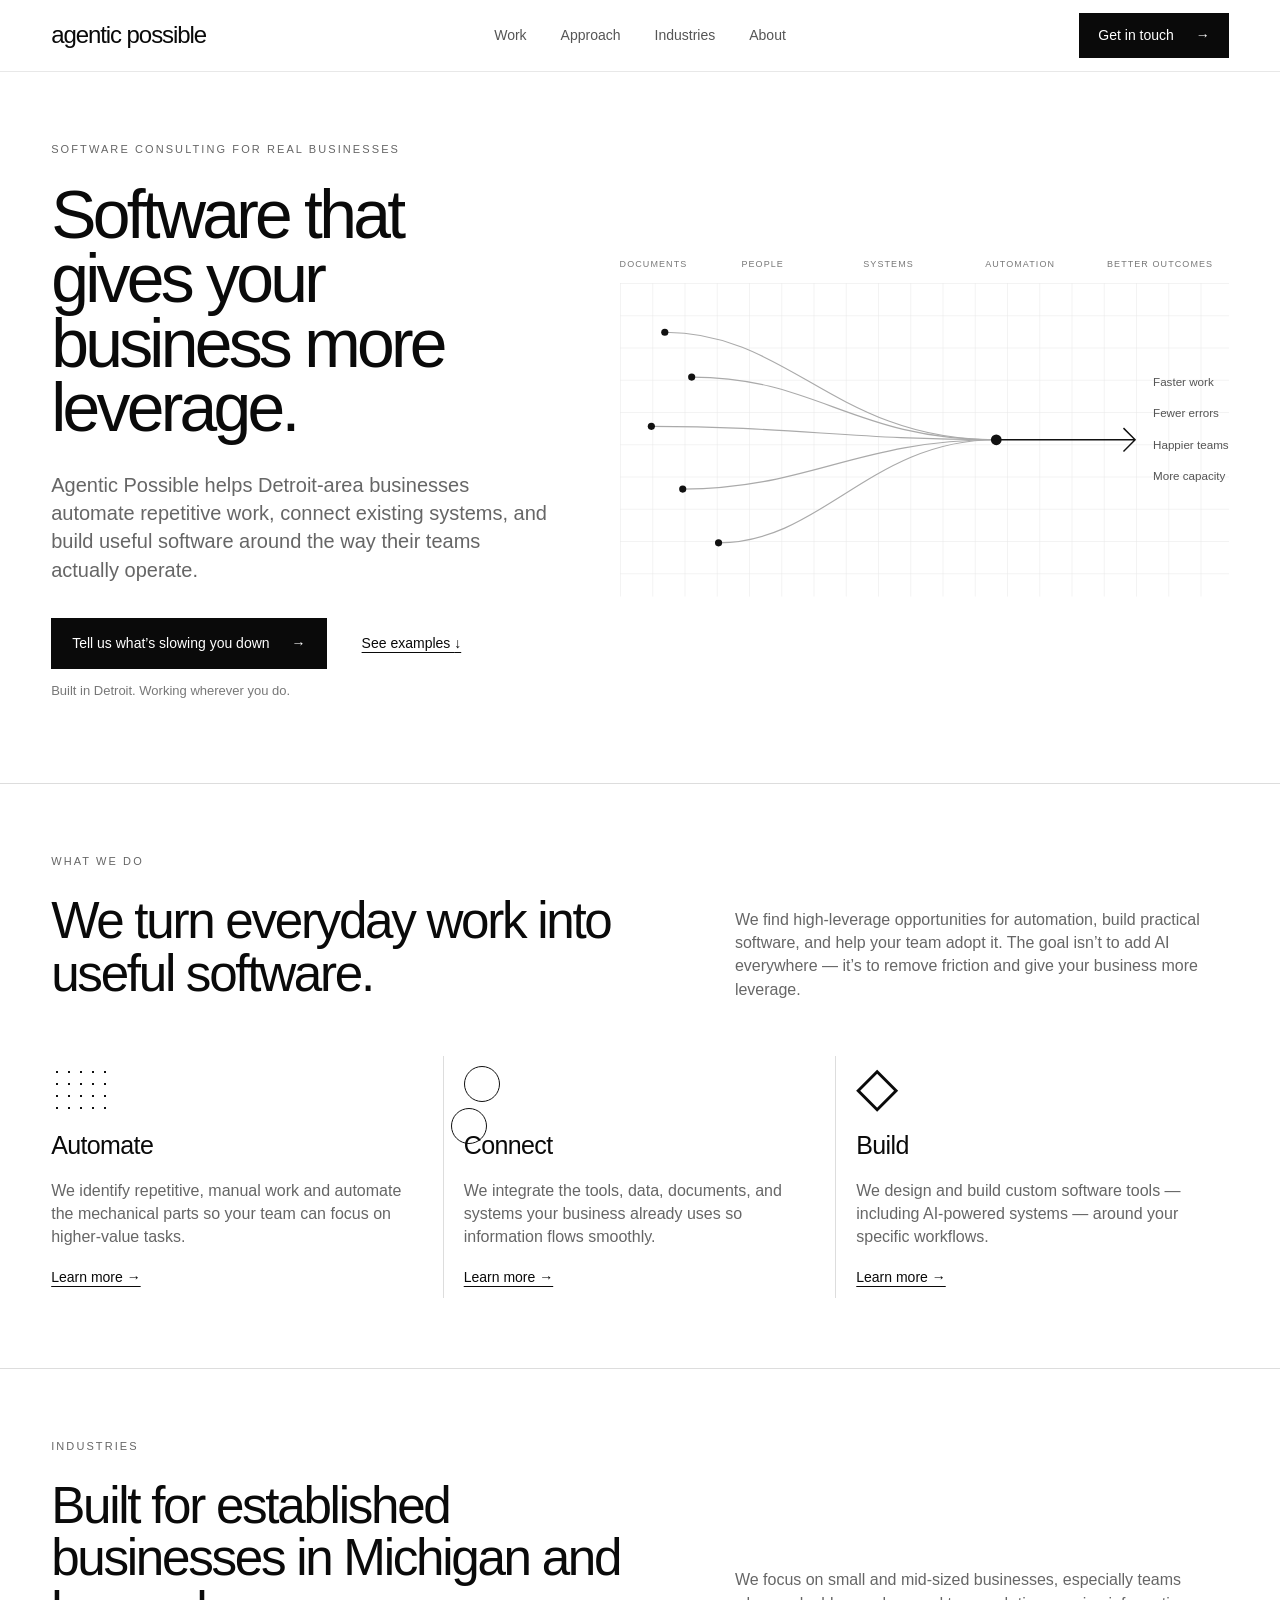
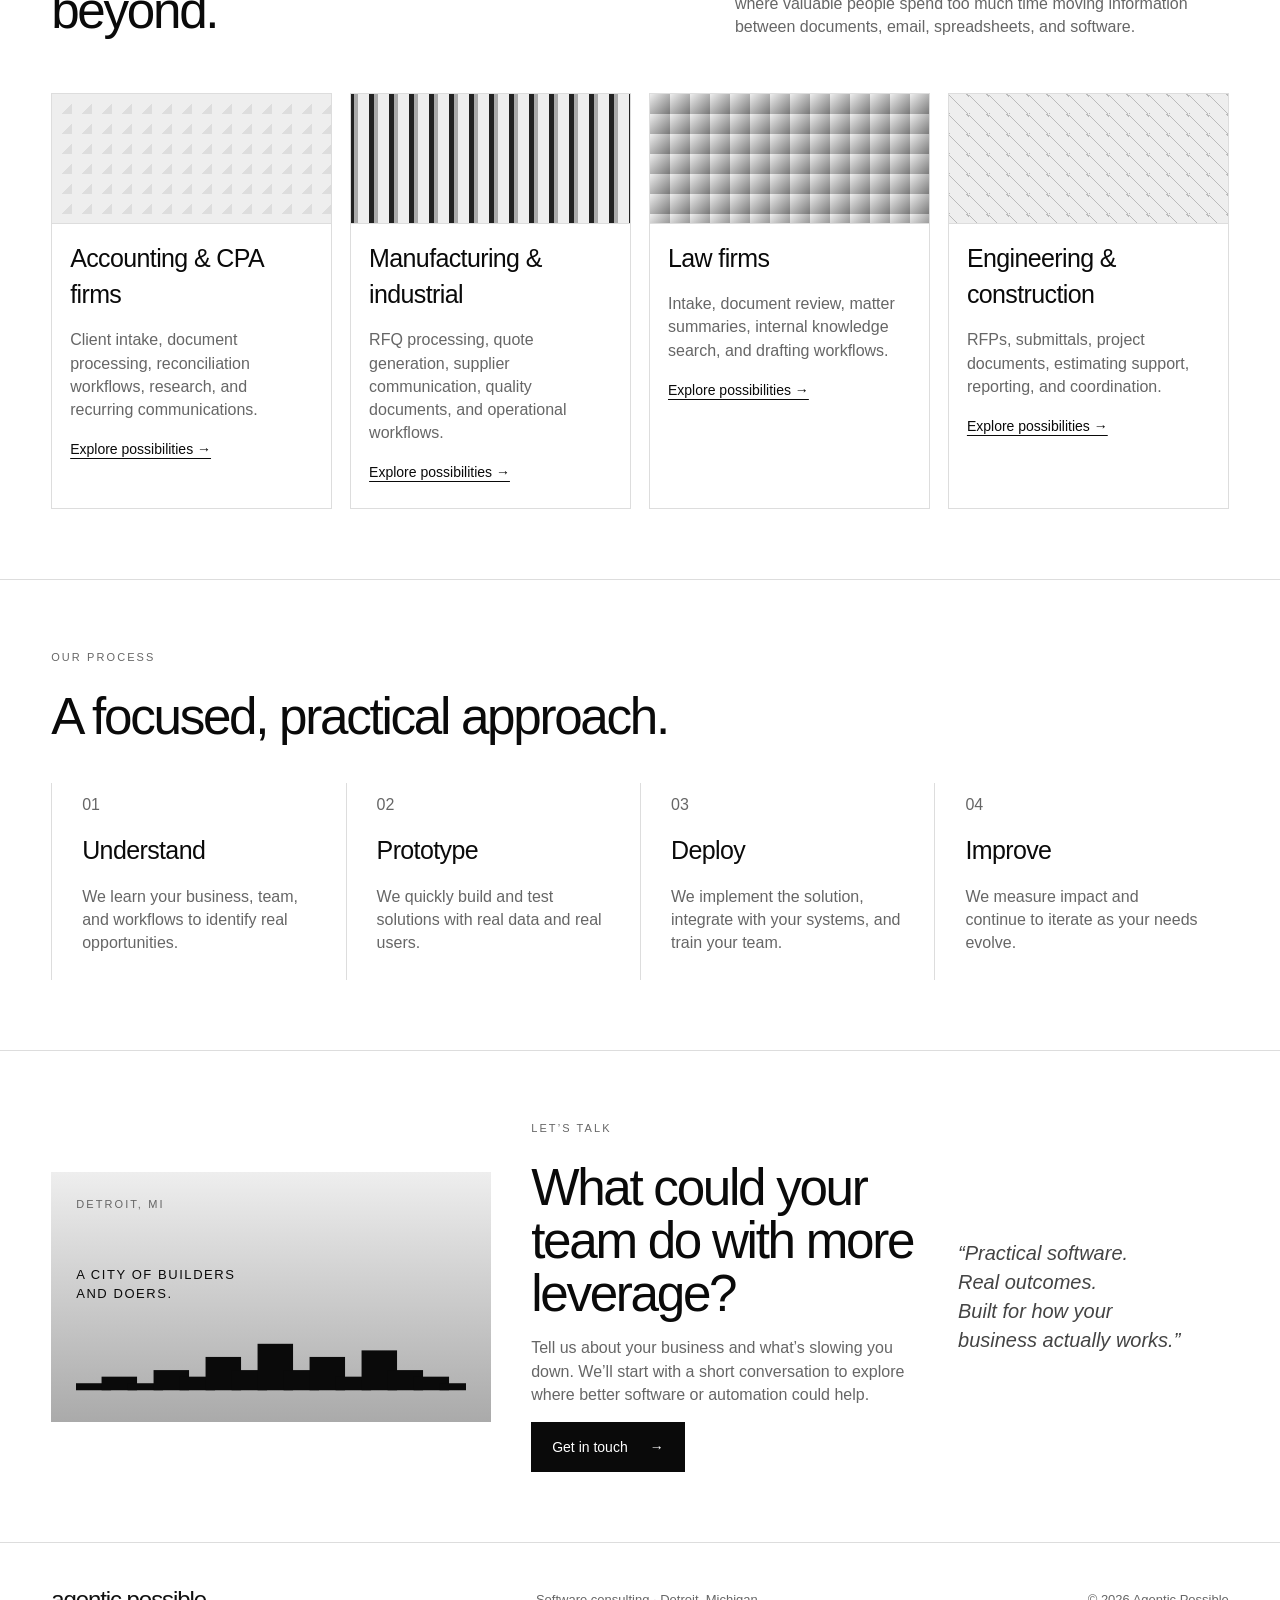
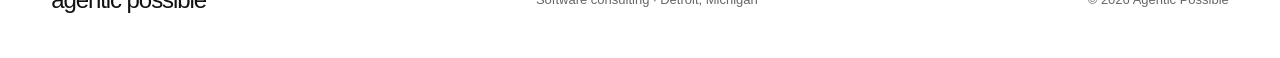
<file: index.html>
<!doctype html>
<html lang="en">
<head>
  <meta charset="utf-8">
  <meta name="viewport" content="width=device-width,initial-scale=1">
  <meta name="description" content="Agentic Possible helps Detroit-area businesses automate repetitive work, connect existing systems, and build useful software.">
  <title>Agentic Possible — Software consulting for real businesses</title>
  <link rel="stylesheet" href="styles.css">
</head>
<body>
<header class="site-header">
  <a class="brand" href="#">agentic possible</a>
  <nav aria-label="Main navigation">
    <a href="#work">Work</a><a href="#approach">Approach</a><a href="#industries">Industries</a><a href="#about">About</a>
  </nav>
  <a class="button small" href="mailto:hello@agenticpossible.com">Get in touch <span>→</span></a>
</header>

<main>
<section class="hero section">
  <div class="hero-copy">
    <p class="eyebrow">Software consulting for real businesses</p>
    <h1>Software that gives your business more leverage.</h1>
    <p class="lede">Agentic Possible helps Detroit-area businesses automate repetitive work, connect existing systems, and build useful software around the way their teams actually operate.</p>
    <div class="actions">
      <a class="button" href="mailto:hello@agenticpossible.com?subject=What%27s%20slowing%20us%20down">Tell us what’s slowing you down <span>→</span></a>
      <a class="text-link" href="#industries">See examples <span>↓</span></a>
    </div>
    <p class="micro">Built in Detroit. Working wherever you do.</p>
  </div>
  <div class="possibility" aria-label="Diagram showing documents, people, and systems converging through automation into better outcomes">
    <div class="diagram-labels"><span>Documents</span><span>People</span><span>Systems</span><span>Automation</span><span>Better outcomes</span></div>
    <svg viewBox="0 0 680 350" role="img">
      <defs><pattern id="grid" width="36" height="36" patternUnits="userSpaceOnUse"><path d="M36 0H0V36" fill="none" stroke="#e5e5e5" stroke-width="1"/></pattern></defs>
      <rect width="680" height="350" fill="url(#grid)"/>
      <g fill="none" stroke="#aaa" stroke-width="1.3">
        <path d="M50 55 C190 55 240 175 420 175"/><path d="M80 105 C220 105 260 175 420 175"/>
        <path d="M35 160 C190 160 260 175 420 175"/><path d="M70 230 C210 230 265 175 420 175"/>
        <path d="M110 290 C225 290 280 175 420 175"/>
      </g>
      <g fill="#111"><circle cx="50" cy="55" r="4"/><circle cx="80" cy="105" r="4"/><circle cx="35" cy="160" r="4"/><circle cx="70" cy="230" r="4"/><circle cx="110" cy="290" r="4"/><circle cx="420" cy="175" r="6"/></g>
      <path d="M420 175H575M562 162l13 13-13 13" fill="none" stroke="#111" stroke-width="1.6"/>
      <g fill="#555" font-family="Arial, sans-serif" font-size="13"><text x="595" y="115">Faster work</text><text x="595" y="150">Fewer errors</text><text x="595" y="185">Happier teams</text><text x="595" y="220">More capacity</text></g>
    </svg>
  </div>
</section>

<section class="section bordered" id="work">
  <div class="section-intro"><div><p class="eyebrow">What we do</p><h2>We turn everyday work into useful software.</h2></div>
  <p>We find high-leverage opportunities for automation, build practical software, and help your team adopt it. The goal isn’t to add AI everywhere — it’s to remove friction and give your business more leverage.</p></div>
  <div class="three-col">
    <article><div class="icon dots"></div><h3>Automate</h3><p>We identify repetitive, manual work and automate the mechanical parts so your team can focus on higher-value tasks.</p><a href="#contact">Learn more →</a></article>
    <article><div class="icon rings"></div><h3>Connect</h3><p>We integrate the tools, data, documents, and systems your business already uses so information flows smoothly.</p><a href="#contact">Learn more →</a></article>
    <article><div class="icon cube">◇</div><h3>Build</h3><p>We design and build custom software tools — including AI-powered systems — around your specific workflows.</p><a href="#contact">Learn more →</a></article>
  </div>
</section>

<section class="section bordered" id="industries">
  <div class="section-intro"><div><p class="eyebrow">Industries</p><h2>Built for established businesses in Michigan and beyond.</h2></div>
  <p>We focus on small and mid-sized businesses, especially teams where valuable people spend too much time moving information between documents, email, spreadsheets, and software.</p></div>
  <div class="industry-grid">
    <article><div class="industry-art accounting"></div><h3>Accounting & CPA firms</h3><p>Client intake, document processing, reconciliation workflows, research, and recurring communications.</p><a href="#contact">Explore possibilities →</a></article>
    <article><div class="industry-art manufacturing"></div><h3>Manufacturing & industrial</h3><p>RFQ processing, quote generation, supplier communication, quality documents, and operational workflows.</p><a href="#contact">Explore possibilities →</a></article>
    <article><div class="industry-art legal"></div><h3>Law firms</h3><p>Intake, document review, matter summaries, internal knowledge search, and drafting workflows.</p><a href="#contact">Explore possibilities →</a></article>
    <article><div class="industry-art engineering"></div><h3>Engineering & construction</h3><p>RFPs, submittals, project documents, estimating support, reporting, and coordination.</p><a href="#contact">Explore possibilities →</a></article>
  </div>
</section>

<section class="section bordered" id="approach">
  <p class="eyebrow">Our process</p><h2>A focused, practical approach.</h2>
  <div class="process">
    <article><span>01</span><h3>Understand</h3><p>We learn your business, team, and workflows to identify real opportunities.</p></article>
    <article><span>02</span><h3>Prototype</h3><p>We quickly build and test solutions with real data and real users.</p></article>
    <article><span>03</span><h3>Deploy</h3><p>We implement the solution, integrate with your systems, and train your team.</p></article>
    <article><span>04</span><h3>Improve</h3><p>We measure impact and continue to iterate as your needs evolve.</p></article>
  </div>
</section>

<section class="section cta bordered" id="about">
  <div class="detroit-card"><p class="eyebrow">Detroit, MI</p><strong>A city of builders<br>and doers.</strong><div class="skyline">▁▂▁▃▂▅▃▇▃▅▂▆▃▂▁</div></div>
  <div id="contact"><p class="eyebrow">Let’s talk</p><h2>What could your team do with more leverage?</h2><p>Tell us about your business and what’s slowing you down. We’ll start with a short conversation to explore where better software or automation could help.</p><a class="button" href="mailto:hello@agenticpossible.com">Get in touch <span>→</span></a></div>
  <blockquote>“Practical software.<br>Real outcomes.<br>Built for how your<br>business actually works.”</blockquote>
</section>
</main>

<footer><a class="brand" href="#">agentic possible</a><p>Software consulting · Detroit, Michigan</p><p>© <span id="year"></span> Agentic Possible</p></footer>
<script>document.getElementById('year').textContent=new Date().getFullYear()</script>
</body>
</html>
</file>
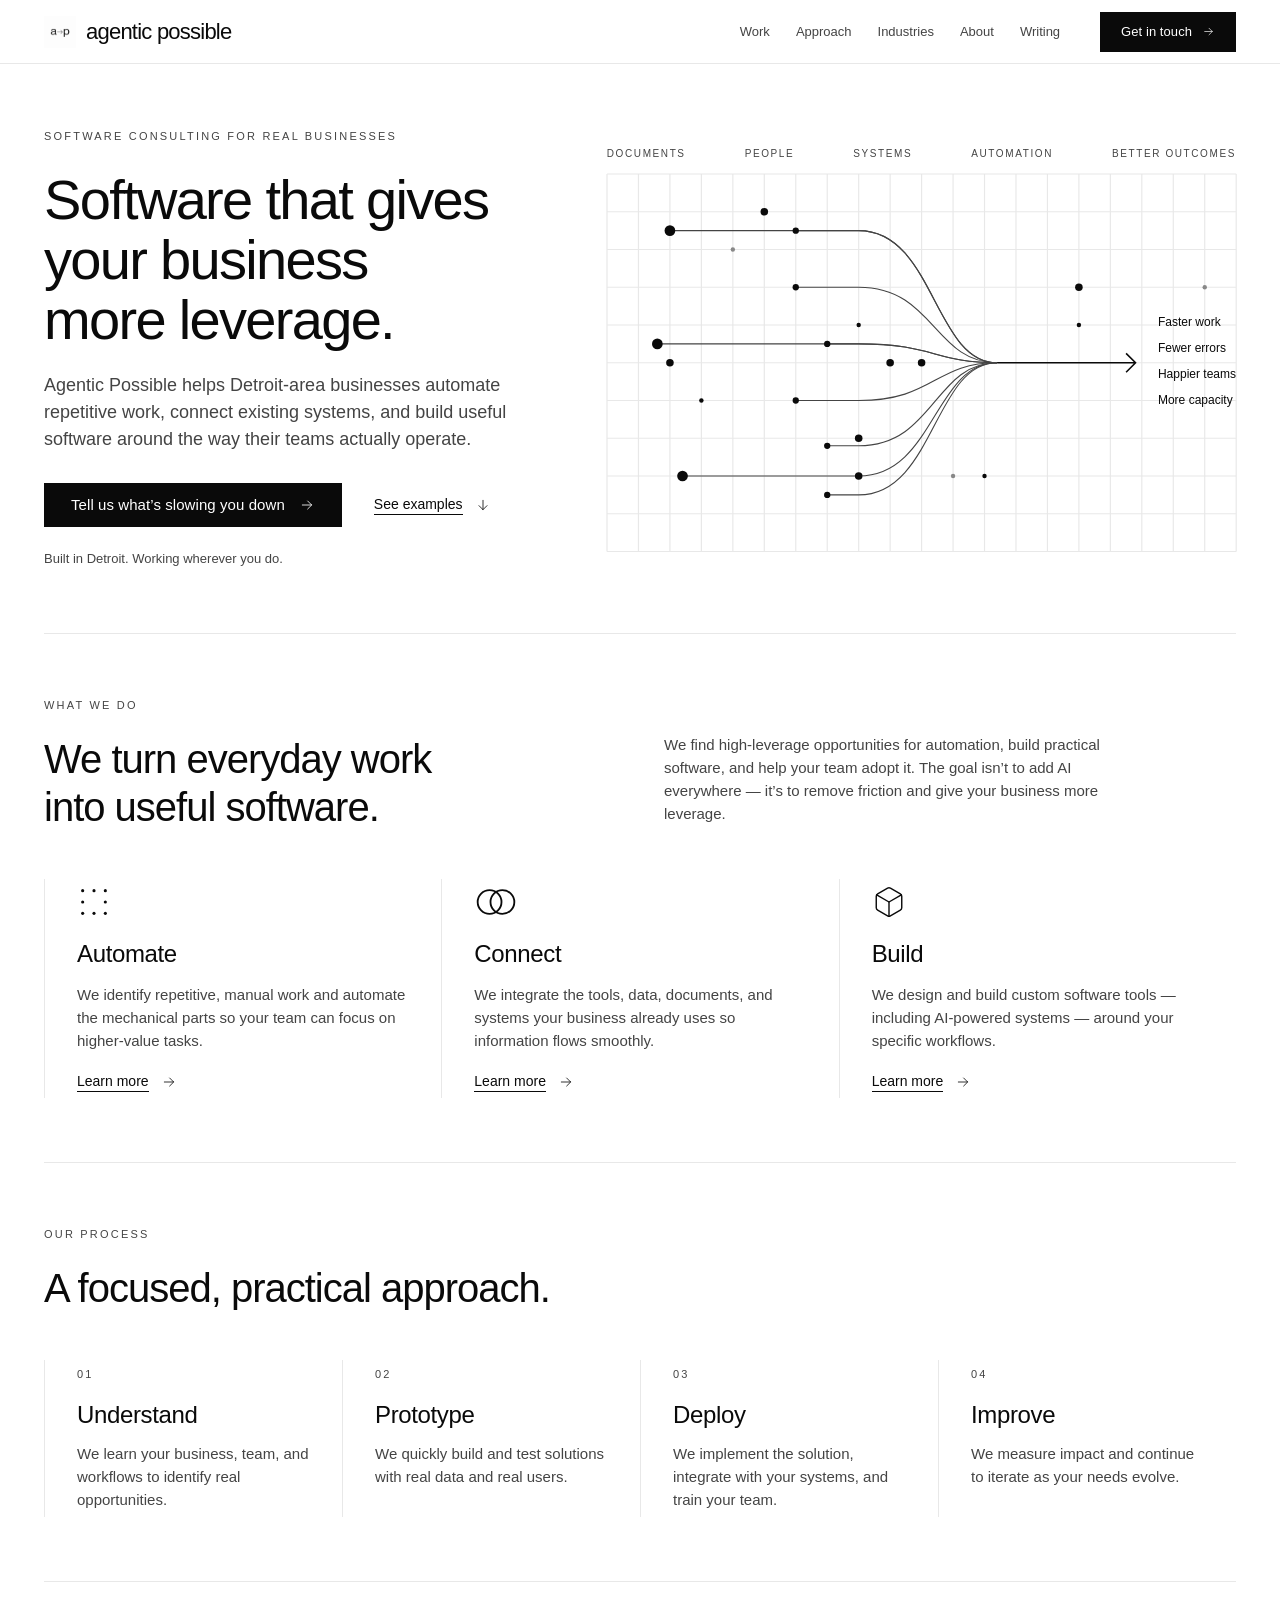
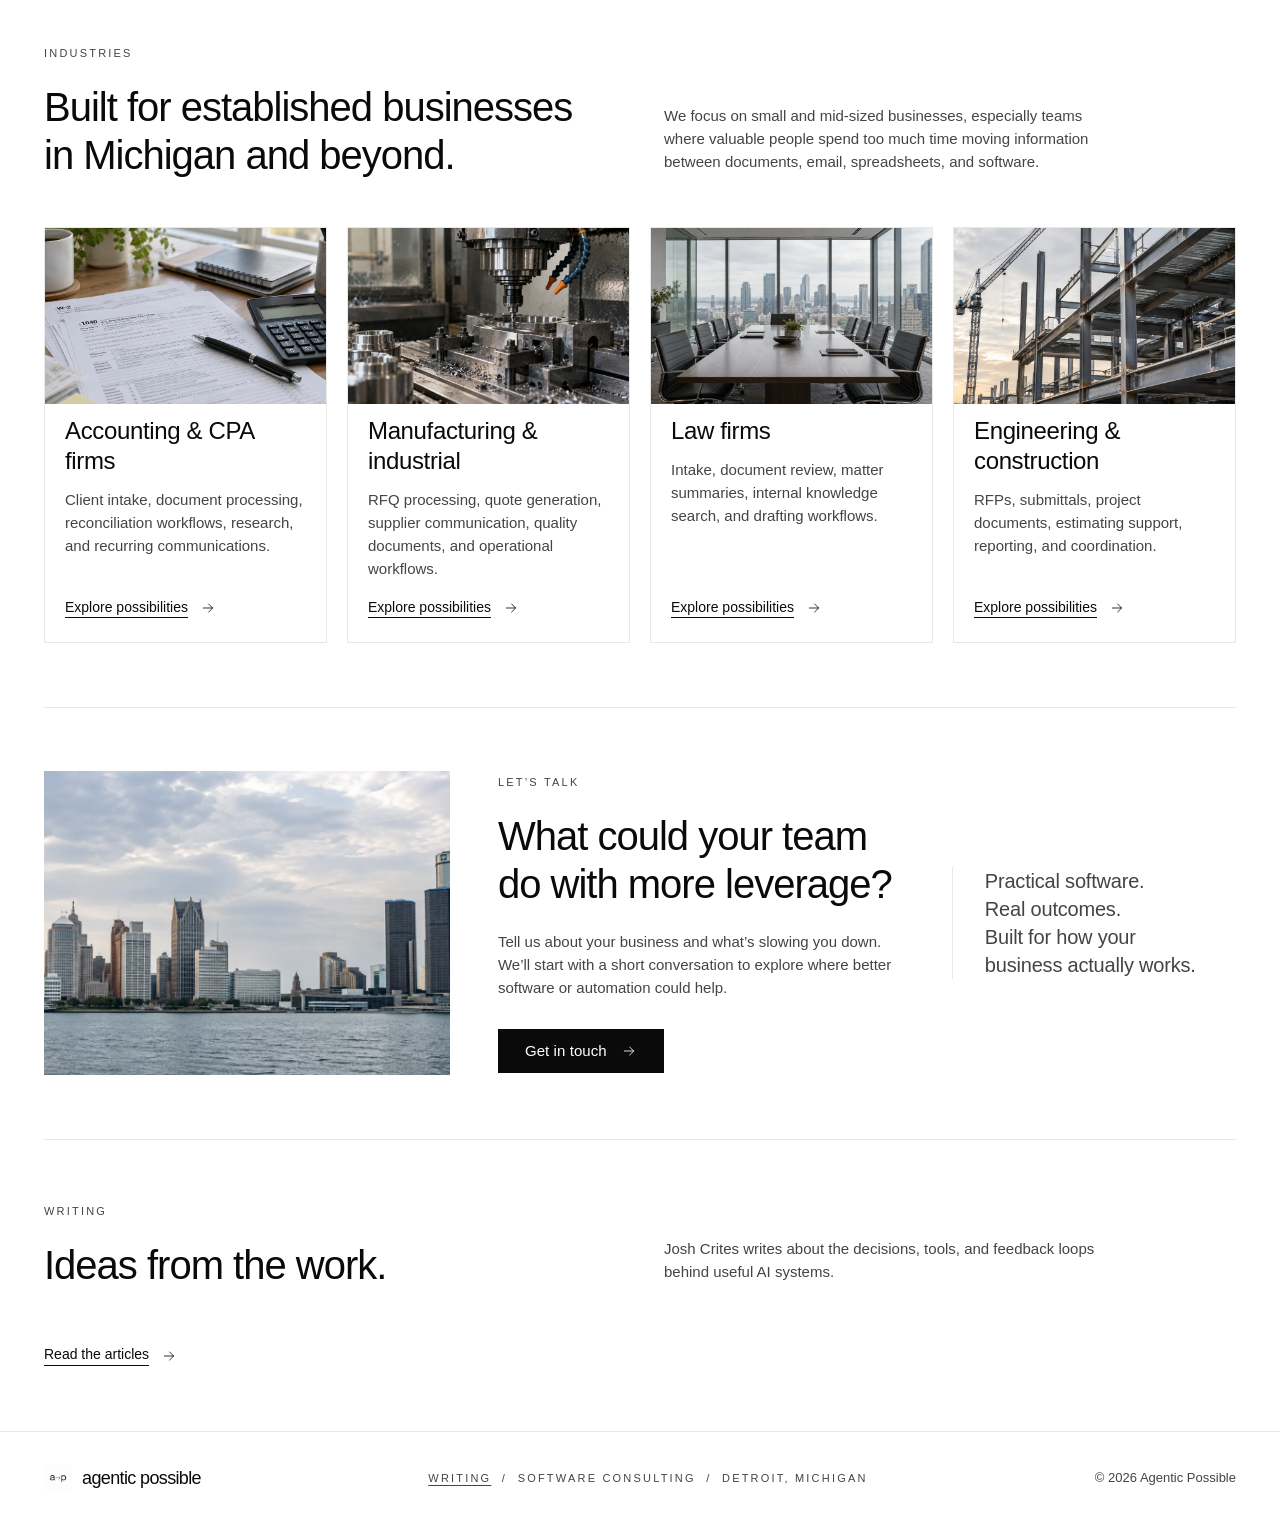
<file: public/index.html>
<!doctype html>
<html lang="en">
<head>
  <meta charset="utf-8">
  <meta name="viewport" content="width=device-width,initial-scale=1">
  <meta name="description" content="Agentic Possible helps Detroit-area businesses automate repetitive work, connect existing systems, and build useful software.">
  <title>Agentic Possible — Software consulting for real businesses</title>
  <link rel="icon" type="image/png" href="identicon.png">
  <link rel="preconnect" href="https://fonts.googleapis.com">
  <link rel="preconnect" href="https://fonts.gstatic.com" crossorigin>
  <link rel="stylesheet" href="https://fonts.googleapis.com/css2?family=Inter:wght@300;400;500&display=swap">
  <link rel="stylesheet" href="styles.css">
</head>
<body>
<header class="site-header">
  <a class="brand" href="#top"><img class="brand-icon" src="identicon.png" alt="" width="32" height="32"><span class="wordmark">agentic possible</span></a>
  <div class="header-right">
    <nav aria-label="Main navigation">
      <a href="#work">Work</a><a href="#approach">Approach</a><a href="#industries">Industries</a><a href="#about">About</a><a href="blog/">Writing</a>
    </nav>
    <a class="mobile-writing-link" href="blog/">Writing</a>
    <a class="button small" href="mailto:hello@agenticpossible.com" aria-label="Get in touch"><span>Get in touch</span><svg class="icon" viewBox="0 0 24 24" aria-hidden="true" focusable="false"><path d="M5 12h14"/><path d="m13 6 6 6-6 6"/></svg></a>
  </div>
</header>

<main id="top">
<section class="hero section">
  <div class="hero-copy">
    <p class="eyebrow">Software consulting for real businesses</p>
    <h1>Software that gives your business more leverage.</h1>
    <p class="lede">Agentic Possible helps Detroit-area businesses automate repetitive work, connect existing systems, and build useful software around the way their teams actually operate.</p>
    <div class="actions">
      <a class="button" href="mailto:hello@agenticpossible.com?subject=What%27s%20slowing%20us%20down"><span>Tell us what’s slowing you down</span><svg class="icon" viewBox="0 0 24 24" aria-hidden="true" focusable="false"><path d="M5 12h14"/><path d="m13 6 6 6-6 6"/></svg></a>
      <a class="text-link down" href="#industries"><span>See examples</span><svg class="icon" viewBox="0 0 24 24" aria-hidden="true" focusable="false"><path d="M12 5v14"/><path d="m18 13-6 6-6-6"/></svg></a>
    </div>
    <p class="micro">Built in Detroit. Working wherever you do.</p>
  </div>
  <figure class="converge" aria-label="Diagram: documents, people and systems converge through automation into better outcomes">
    <div class="converge-labels" aria-hidden="true"><span>Documents</span><span>People</span><span>Systems</span><span>Automation</span><span>Better outcomes</span></div>
    <div class="converge-plot">
      <svg class="motif" viewBox="0 0 400 240" aria-hidden="true" focusable="false"><g stroke="#E8E8E8" stroke-width="0.75"><line x1="0" y1="0" x2="0" y2="240"/><line x1="20" y1="0" x2="20" y2="240"/><line x1="40" y1="0" x2="40" y2="240"/><line x1="60" y1="0" x2="60" y2="240"/><line x1="80" y1="0" x2="80" y2="240"/><line x1="100" y1="0" x2="100" y2="240"/><line x1="120" y1="0" x2="120" y2="240"/><line x1="140" y1="0" x2="140" y2="240"/><line x1="160" y1="0" x2="160" y2="240"/><line x1="180" y1="0" x2="180" y2="240"/><line x1="200" y1="0" x2="200" y2="240"/><line x1="220" y1="0" x2="220" y2="240"/><line x1="240" y1="0" x2="240" y2="240"/><line x1="260" y1="0" x2="260" y2="240"/><line x1="280" y1="0" x2="280" y2="240"/><line x1="300" y1="0" x2="300" y2="240"/><line x1="320" y1="0" x2="320" y2="240"/><line x1="340" y1="0" x2="340" y2="240"/><line x1="360" y1="0" x2="360" y2="240"/><line x1="380" y1="0" x2="380" y2="240"/><line x1="400" y1="0" x2="400" y2="240"/><line x1="0" y1="0" x2="400" y2="0"/><line x1="0" y1="24" x2="400" y2="24"/><line x1="0" y1="48" x2="400" y2="48"/><line x1="0" y1="72" x2="400" y2="72"/><line x1="0" y1="96" x2="400" y2="96"/><line x1="0" y1="120" x2="400" y2="120"/><line x1="0" y1="144" x2="400" y2="144"/><line x1="0" y1="168" x2="400" y2="168"/><line x1="0" y1="192" x2="400" y2="192"/><line x1="0" y1="216" x2="400" y2="216"/><line x1="0" y1="240" x2="400" y2="240"/></g><g fill="none" stroke="#444444" stroke-width="0.7"><path d="M40 36L160 36C208 36 208 120 248 120"/><path d="M120 36L160 36C208 36 208 120 248 120"/><path d="M120 72L160 72C208 72 208 120 248 120"/><path d="M32 108L160 108C208 108 208 120 248 120"/><path d="M140 108L160 108C208 108 208 120 248 120"/><path d="M120 144L160 144C208 144 208 120 248 120"/><path d="M48 192L160 192C208 192 208 120 248 120"/><path d="M140 204L160 204C208 204 208 120 248 120"/><path d="M140 172.8L160 172.8C208 172.8 208 120 248 120"/></g><path d="M248 120H336M330 114L336 120L330 126" fill="none" stroke="#0A0A0A" stroke-width="1"/><circle cx="40" cy="36" r="3.4" fill="#0A0A0A"/><circle cx="120" cy="36" r="2" fill="#0A0A0A"/><circle cx="120" cy="72" r="2" fill="#0A0A0A"/><circle cx="32" cy="108" r="3.4" fill="#0A0A0A"/><circle cx="140" cy="108" r="2" fill="#0A0A0A"/><circle cx="120" cy="144" r="2" fill="#0A0A0A"/><circle cx="48" cy="192" r="3.4" fill="#0A0A0A"/><circle cx="140" cy="204" r="2" fill="#0A0A0A"/><circle cx="140" cy="172.8" r="2" fill="#0A0A0A"/><circle cx="200" cy="120" r="2.4" fill="#0A0A0A"/><circle cx="240" cy="192" r="1.4" fill="#0A0A0A"/><circle cx="40" cy="120" r="2.4" fill="#0A0A0A"/><circle cx="180" cy="120" r="2.4" fill="#0A0A0A"/><circle cx="160" cy="168" r="2.4" fill="#0A0A0A"/><circle cx="80" cy="48" r="1.4" fill="#888888"/><circle cx="160" cy="96" r="1.4" fill="#0A0A0A"/><circle cx="60" cy="144" r="1.4" fill="#0A0A0A"/><circle cx="160" cy="192" r="2.4" fill="#0A0A0A"/><circle cx="300" cy="72" r="2.4" fill="#0A0A0A"/><circle cx="100" cy="24" r="2.4" fill="#0A0A0A"/><circle cx="380" cy="72" r="1.4" fill="#888888"/><circle cx="300" cy="96" r="1.4" fill="#0A0A0A"/><circle cx="220" cy="192" r="1.4" fill="#888888"/></svg>
      <ul class="outcomes"><li>Faster work</li><li>Fewer errors</li><li>Happier teams</li><li>More capacity</li></ul>
    </div>
  </figure>
</section>

<section class="section" id="work">
  <div class="section-intro">
    <div><p class="eyebrow">What we do</p><h2>We turn everyday work into useful software.</h2></div>
    <p>We find high-leverage opportunities for automation, build practical software, and help your team adopt it. The goal isn’t to add AI everywhere — it’s to remove friction and give your business more leverage.</p>
  </div>
  <div class="services">
    <article><svg class="service-icon" viewBox="0 0 24 24" aria-hidden="true" focusable="false"><g fill="currentColor" stroke="none"><circle cx="4" cy="4" r="1.1"/><circle cx="12" cy="4" r="1.1"/><circle cx="20" cy="4" r="1.1"/><circle cx="4" cy="12" r="1.1"/><circle cx="20" cy="12" r="1.1"/><circle cx="4" cy="20" r="1.1"/><circle cx="12" cy="20" r="1.1"/><circle cx="20" cy="20" r="1.1"/></g></svg><h3>Automate</h3><p>We identify repetitive, manual work and automate the mechanical parts so your team can focus on higher-value tasks.</p><a class="text-link" href="#contact"><span>Learn more</span><svg class="icon" viewBox="0 0 24 24" aria-hidden="true" focusable="false"><path d="M5 12h14"/><path d="m13 6 6 6-6 6"/></svg></a></article>
    <article><svg class="service-icon wide" viewBox="0 0 24 24" aria-hidden="true" focusable="false"><circle cx="8.5" cy="12" r="6.5"/><circle cx="15.5" cy="12" r="6.5"/></svg><h3>Connect</h3><p>We integrate the tools, data, documents, and systems your business already uses so information flows smoothly.</p><a class="text-link" href="#contact"><span>Learn more</span><svg class="icon" viewBox="0 0 24 24" aria-hidden="true" focusable="false"><path d="M5 12h14"/><path d="m13 6 6 6-6 6"/></svg></a></article>
    <article><svg class="service-icon" viewBox="0 0 24 24" aria-hidden="true" focusable="false"><path d="M21 8a2 2 0 0 0-1-1.73l-7-4a2 2 0 0 0-2 0l-7 4A2 2 0 0 0 3 8v8a2 2 0 0 0 1 1.73l7 4a2 2 0 0 0 2 0l7-4A2 2 0 0 0 21 16Z"/><path d="m3.3 7 8.7 5 8.7-5"/><path d="M12 22V12"/></svg><h3>Build</h3><p>We design and build custom software tools — including AI-powered systems — around your specific workflows.</p><a class="text-link" href="#contact"><span>Learn more</span><svg class="icon" viewBox="0 0 24 24" aria-hidden="true" focusable="false"><path d="M5 12h14"/><path d="m13 6 6 6-6 6"/></svg></a></article>
  </div>
</section>

<section class="section" id="approach">
  <div class="section-intro single"><div><p class="eyebrow">Our process</p><h2>A focused, practical approach.</h2></div></div>
  <ol class="process">
    <li><span class="index">01</span><h3>Understand</h3><p>We learn your business, team, and workflows to identify real opportunities.</p></li>
    <li><span class="index">02</span><h3>Prototype</h3><p>We quickly build and test solutions with real data and real users.</p></li>
    <li><span class="index">03</span><h3>Deploy</h3><p>We implement the solution, integrate with your systems, and train your team.</p></li>
    <li><span class="index">04</span><h3>Improve</h3><p>We measure impact and continue to iterate as your needs evolve.</p></li>
  </ol>
</section>

<section class="section" id="industries">
  <div class="section-intro">
    <div><p class="eyebrow">Industries</p><h2>Built for established businesses in Michigan and beyond.</h2></div>
    <p>We focus on small and mid-sized businesses, especially teams where valuable people spend too much time moving information between documents, email, spreadsheets, and software.</p>
  </div>
  <div class="industry-grid">
    <article><div class="image-frame"><img src="images/accounting.webp" alt="Accounting paperwork and calculator" loading="lazy" decoding="async"></div><h3>Accounting & CPA firms</h3><p>Client intake, document processing, reconciliation workflows, research, and recurring communications.</p><a class="text-link" href="#contact"><span>Explore possibilities</span><svg class="icon" viewBox="0 0 24 24" aria-hidden="true" focusable="false"><path d="M5 12h14"/><path d="m13 6 6 6-6 6"/></svg></a></article>
    <article><div class="image-frame"><img src="images/manufacturing.webp" alt="Machining equipment in a factory" loading="lazy" decoding="async"></div><h3>Manufacturing & industrial</h3><p>RFQ processing, quote generation, supplier communication, quality documents, and operational workflows.</p><a class="text-link" href="#contact"><span>Explore possibilities</span><svg class="icon" viewBox="0 0 24 24" aria-hidden="true" focusable="false"><path d="M5 12h14"/><path d="m13 6 6 6-6 6"/></svg></a></article>
    <article><div class="image-frame"><img src="images/legal.webp" alt="Conference room overlooking a city" loading="lazy" decoding="async"></div><h3>Law firms</h3><p>Intake, document review, matter summaries, internal knowledge search, and drafting workflows.</p><a class="text-link" href="#contact"><span>Explore possibilities</span><svg class="icon" viewBox="0 0 24 24" aria-hidden="true" focusable="false"><path d="M5 12h14"/><path d="m13 6 6 6-6 6"/></svg></a></article>
    <article><div class="image-frame"><img src="images/construction.webp" alt="Steel frame of a building under construction" loading="lazy" decoding="async"></div><h3>Engineering & construction</h3><p>RFPs, submittals, project documents, estimating support, reporting, and coordination.</p><a class="text-link" href="#contact"><span>Explore possibilities</span><svg class="icon" viewBox="0 0 24 24" aria-hidden="true" focusable="false"><path d="M5 12h14"/><path d="m13 6 6 6-6 6"/></svg></a></article>
  </div>
</section>

<section class="section cta" id="about">
  <div class="image-frame detroit"><img src="images/detroit.webp" alt="Detroit skyline along the riverfront" loading="lazy" decoding="async"></div>
  <div id="contact">
    <p class="eyebrow">Let’s talk</p>
    <h2>What could your team do with more leverage?</h2>
    <p>Tell us about your business and what’s slowing you down. We’ll start with a short conversation to explore where better software or automation could help.</p>
    <a class="button" href="mailto:hello@agenticpossible.com"><span>Get in touch</span><svg class="icon" viewBox="0 0 24 24" aria-hidden="true" focusable="false"><path d="M5 12h14"/><path d="m13 6 6 6-6 6"/></svg></a>
  </div>
  <blockquote>Practical software.<br>Real outcomes.<br>Built for how your<br>business actually works.</blockquote>
</section>
<section class="section writing-preview" id="writing">
  <div class="section-intro"><div><p class="eyebrow">Writing</p><h2>Ideas from the work.</h2></div>
  <p>Josh Crites writes about the decisions, tools, and feedback loops behind useful AI systems.</p></div>
  <a class="text-link" href="blog/"><span>Read the articles</span><svg class="icon" viewBox="0 0 24 24" aria-hidden="true" focusable="false"><path d="M5 12h14"/><path d="m13 6 6 6-6 6"/></svg></a>
</section>
</main>

<footer class="site-footer">
  <a class="brand" href="#top"><img class="brand-icon" src="identicon.png" alt="" width="32" height="32"><span class="wordmark">agentic possible</span></a>
  <p class="eyebrow"><a href="blog/">Writing</a>&nbsp;&nbsp;/&nbsp;&nbsp;Software consulting&nbsp;&nbsp;/&nbsp;&nbsp;Detroit, Michigan</p>
  <p>© <span id="year"></span> Agentic Possible</p>
</footer>
<script>document.getElementById('year').textContent=new Date().getFullYear()</script>
</body>
</html>
</file>
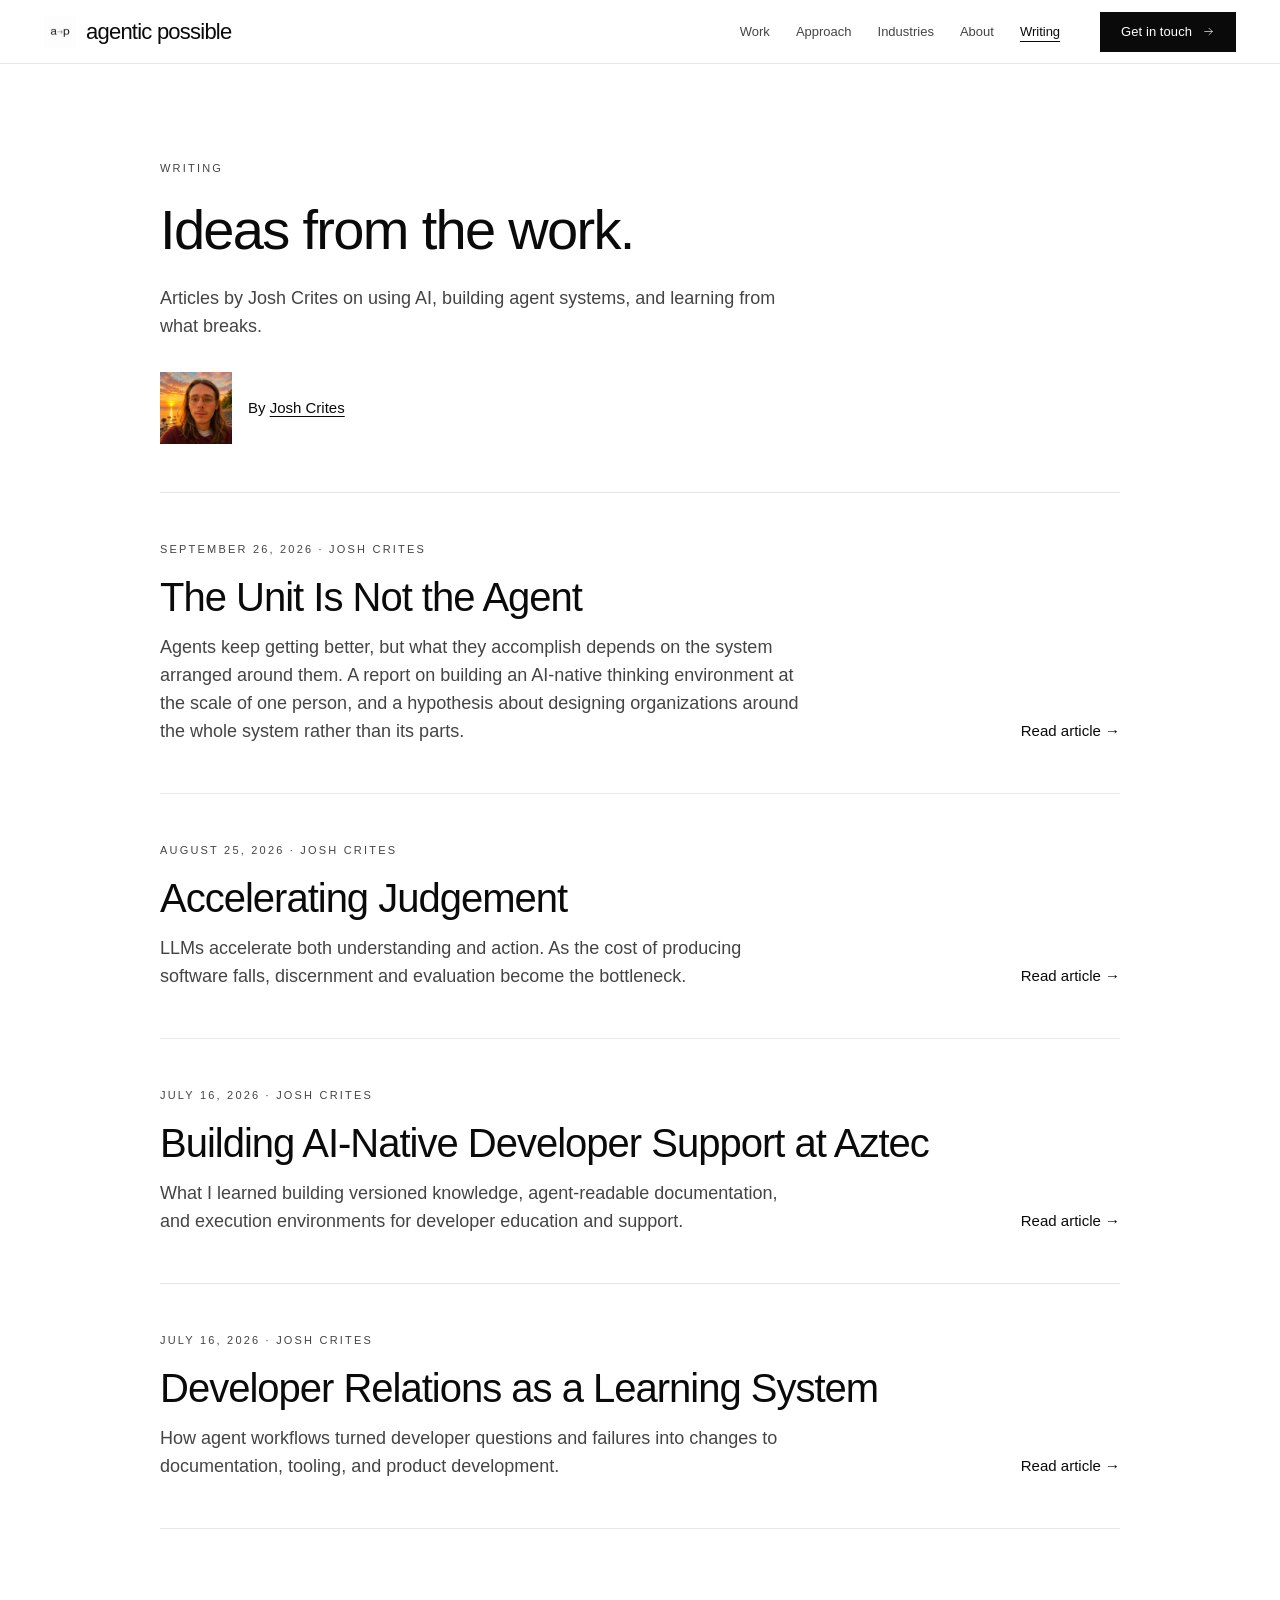
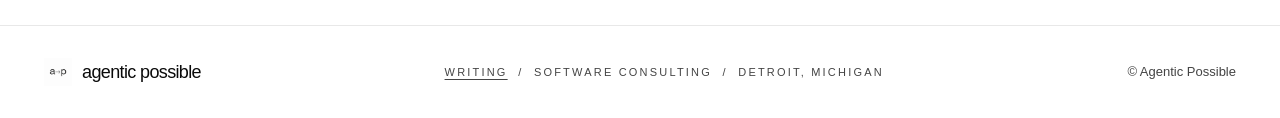
<file: public/blog/index.html>
<!DOCTYPE html>

<html lang="en"><head><meta charset="utf-8"/><meta content="width=device-width,initial-scale=1" name="viewport"/><meta content="Articles by Josh Crites on AI, agent systems, developer support, and organizational learning." name="description"/><link href="https://agenticpossible.com/blog/" rel="canonical"/><title>Writing | Agentic Possible</title><link href="../identicon.png" rel="icon" type="image/png"/><link href="https://fonts.googleapis.com" rel="preconnect"/><link crossorigin="" href="https://fonts.gstatic.com" rel="preconnect"/><link href="https://fonts.googleapis.com/css2?family=Inter:wght@300;400;500&amp;display=swap" rel="stylesheet"/><link href="../styles.css" rel="stylesheet"/></head><body>
<header class="site-header blog-header"><a class="brand" href="../"><img alt="" class="brand-icon" height="32" src="../identicon.png" width="32"/><span class="wordmark">agentic possible</span></a><div class="header-right"><nav aria-label="Main navigation"><a href="../#work">Work</a><a href="../#approach">Approach</a><a href="../#industries">Industries</a><a href="../#about">About</a><a aria-current="page" href="./">Writing</a></nav><a class="mobile-writing-link" href="./">Writing</a><a aria-label="Get in touch" class="button small" href="mailto:hello@agenticpossible.com"><span>Get in touch</span><svg aria-hidden="true" class="icon" focusable="false" viewbox="0 0 24 24"><path d="M5 12h14"></path><path d="m13 6 6 6-6 6"></path></svg></a></div></header>
<main class="blog-page"><div class="blog-intro"><p class="eyebrow">Writing</p><h1>Ideas from the work.</h1><p>Articles by Josh Crites on using AI, building agent systems, and learning from what breaks.</p><div class="blog-author"><img alt="Josh Crites at sunset" class="author-photo" height="72" src="../images/josh-crites-headshot.png" width="72"/><p>By <a href="https://joshcrites.com/">Josh Crites</a></p></div></div><div class="blog-list"><article class="blog-list-item"><div><p class="eyebrow"><time datetime="2026-09-26">September 26, 2026</time> · Josh Crites</p><h2><a href="the-unit-is-not-the-agent/">The Unit Is Not the Agent</a></h2><p>Agents keep getting better, but what they accomplish depends on the system arranged around them. A report on building an AI-native thinking environment at the scale of one person, and a hypothesis about designing organizations around the whole system rather than its parts.</p></div><a aria-label="Read The Unit Is Not the Agent" class="text-link" href="the-unit-is-not-the-agent/">Read article →</a></article><article class="blog-list-item"><div><p class="eyebrow"><time datetime="2026-08-25">August 25, 2026</time> · Josh Crites</p><h2><a href="accelerating-judgement/">Accelerating Judgement</a></h2><p>LLMs accelerate both understanding and action. As the cost of producing software falls, discernment and evaluation become the bottleneck.</p></div><a aria-label="Read Accelerating Judgement" class="text-link" href="accelerating-judgement/">Read article →</a></article>
<article class="blog-list-item"><div><p class="eyebrow"><time datetime="2026-07-16">July 16, 2026</time> · Josh Crites</p><h2><a href="ai-native-developer-support-at-aztec/">Building AI-Native Developer Support at Aztec</a></h2><p>What I learned building versioned knowledge, agent-readable documentation, and execution environments for developer education and support.</p></div><a aria-label="Read Building AI-Native Developer Support at Aztec" class="text-link" href="ai-native-developer-support-at-aztec/">Read article →</a></article>
<article class="blog-list-item"><div><p class="eyebrow"><time datetime="2026-07-16">July 16, 2026</time> · Josh Crites</p><h2><a href="developer-relations-as-a-learning-system/">Developer Relations as a Learning System</a></h2><p>How agent workflows turned developer questions and failures into changes to documentation, tooling, and product development.</p></div><a aria-label="Read Developer Relations as a Learning System" class="text-link" href="developer-relations-as-a-learning-system/">Read article →</a></article></div></main>
<footer class="site-footer"><a class="brand" href="../"><img alt="" class="brand-icon" height="32" src="../identicon.png" width="32"/><span class="wordmark">agentic possible</span></a><p class="eyebrow"><a href="./">Writing</a>  /  Software consulting  /  Detroit, Michigan</p><p>© Agentic Possible</p></footer>
</body></html>
</file>
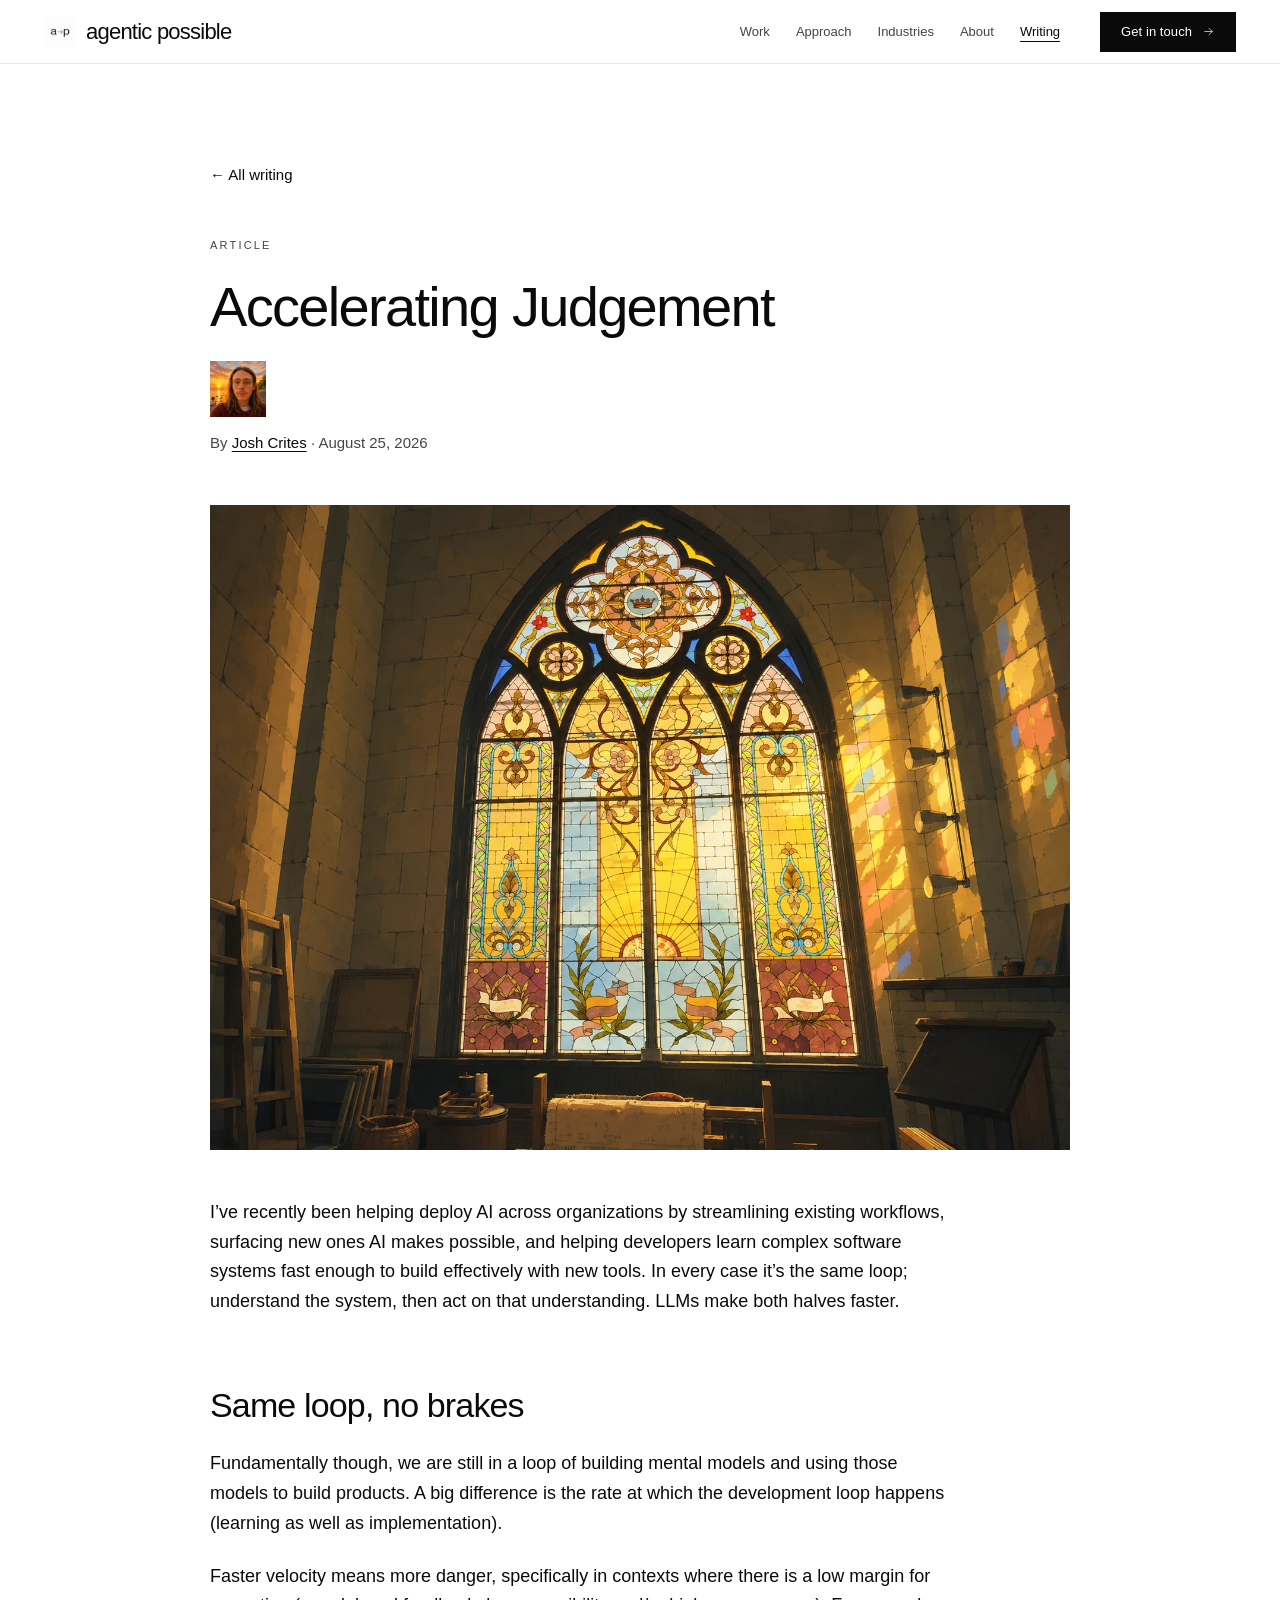
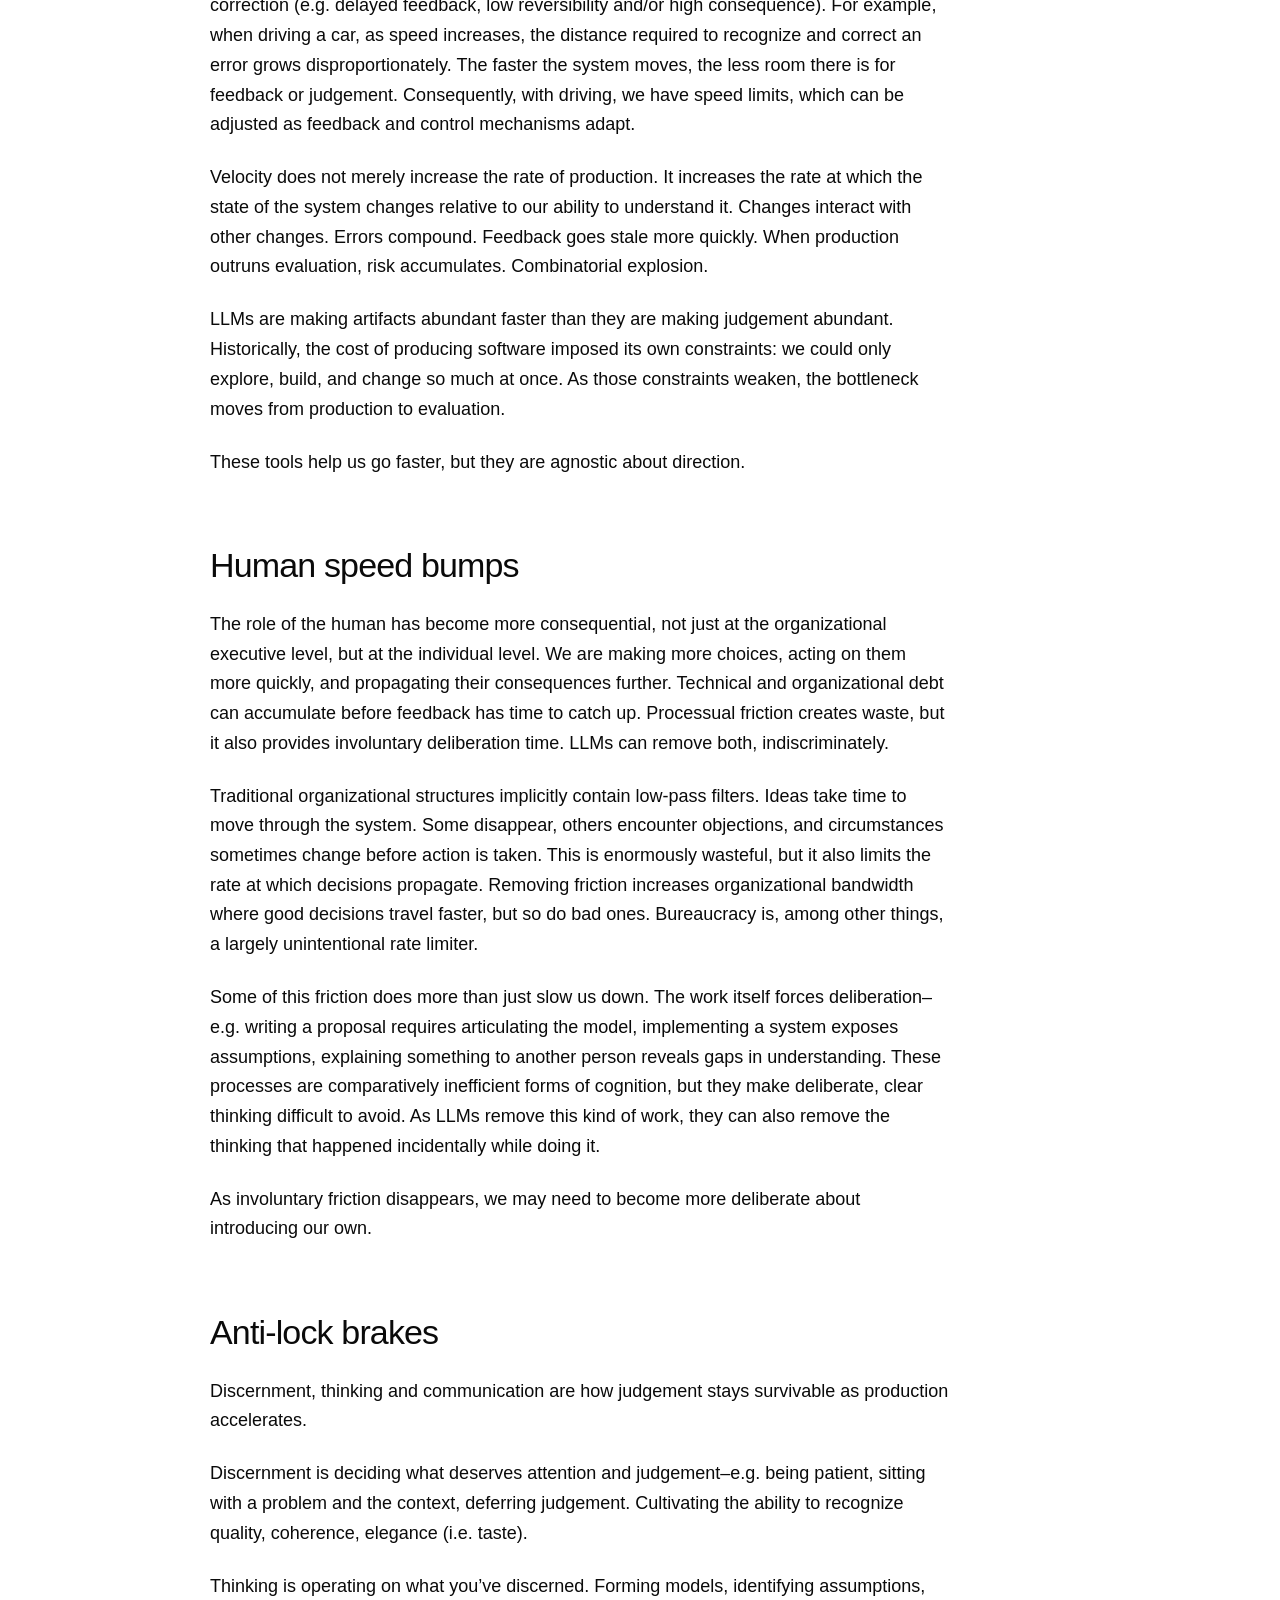
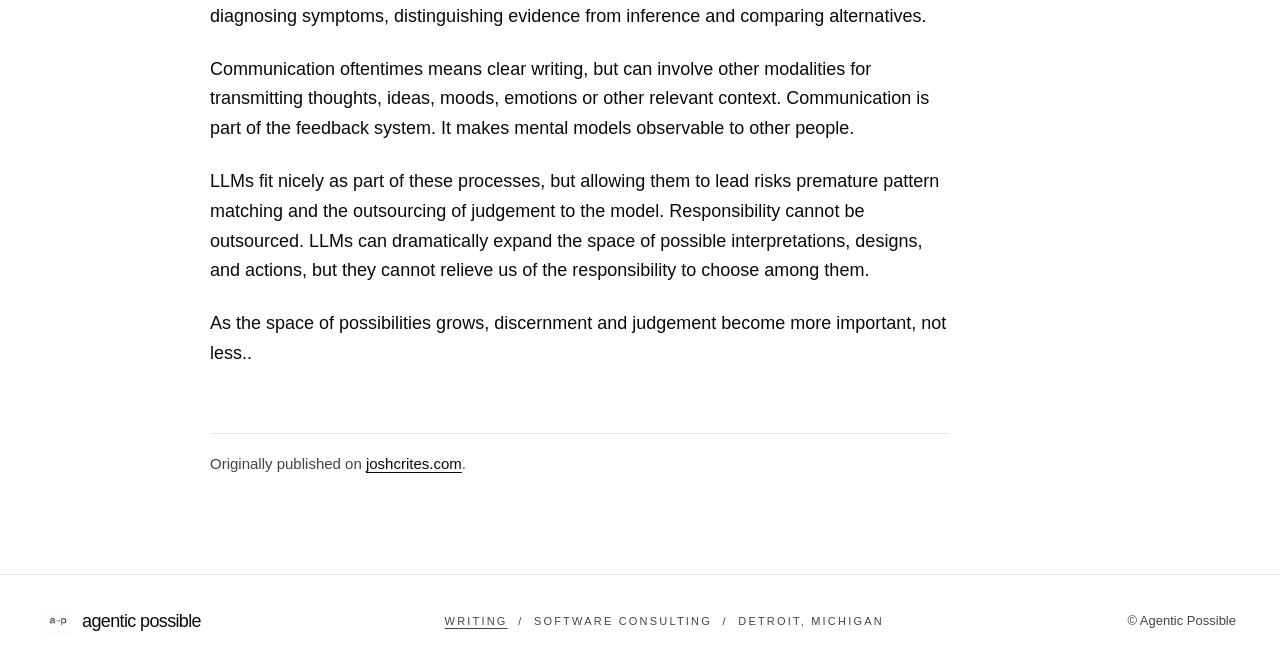
<file: public/blog/accelerating-judgement/index.html>
<!DOCTYPE html>

<html lang="en">
<head>
<meta charset="utf-8"/>
<meta content="width=device-width,initial-scale=1" name="viewport"/>
<meta content="LLMs accelerate both understanding and action. As the cost of producing software falls, discernment and evaluation become the bottleneck." name="description"/>
<meta content="Josh Crites" name="author"/>
<link href="https://agenticpossible.com/blog/accelerating-judgement/" rel="canonical"/>
<title>Accelerating Judgement | Agentic Possible</title>
<link href="../../identicon.png" rel="icon" type="image/png"/>
<link href="https://fonts.googleapis.com" rel="preconnect"/><link crossorigin="" href="https://fonts.gstatic.com" rel="preconnect"/><link href="https://fonts.googleapis.com/css2?family=Inter:wght@300;400;500&amp;display=swap" rel="stylesheet"/><link href="../../styles.css" rel="stylesheet"/>
</head>
<body>
<header class="site-header blog-header"><a class="brand" href="../../"><img alt="" class="brand-icon" height="32" src="../../identicon.png" width="32"/><span class="wordmark">agentic possible</span></a><div class="header-right"><nav aria-label="Main navigation"><a href="../../#work">Work</a><a href="../../#approach">Approach</a><a href="../../#industries">Industries</a><a href="../../#about">About</a><a aria-current="page" href="../">Writing</a></nav><a class="mobile-writing-link" href="../">Writing</a><a aria-label="Get in touch" class="button small" href="mailto:hello@agenticpossible.com"><span>Get in touch</span><svg aria-hidden="true" class="icon" focusable="false" viewbox="0 0 24 24"><path d="M5 12h14"></path><path d="m13 6 6 6-6 6"></path></svg></a></div></header>
<main class="article-page" id="main-content"><div class="article-top"><a class="text-link" href="../">← All writing</a></div><article><header class="article-heading"><p class="eyebrow">Article</p><h1>Accelerating Judgement</h1><img alt="Josh Crites at sunset" class="author-photo" height="56" src="../../images/josh-crites-headshot.png" width="56"/><p class="article-meta">By <a href="https://joshcrites.com/">Josh Crites</a> · <time datetime="2026-08-25">August 25, 2026</time></p></header><div class="article-image">
<img alt="" fetchpriority="high" height="1086" loading="eager" src="../../images/accelerating-judgement-header.webp" width="1448">
</img></div><div class="article-body"><p>I’ve recently been helping deploy AI across organizations by streamlining existing workflows, surfacing new ones AI makes possible, and helping developers learn complex software systems fast enough to build effectively with new tools. In every case it’s the same loop; understand the system, then act on that understanding. LLMs make both halves faster.</p>
<h2 id="same-loop-no-brakes">Same loop, no brakes</h2>
<p>Fundamentally though, we are still in a loop of building mental models and using those models to build products. A big difference is the rate at which the development loop happens (learning as well as implementation).</p>
<p>Faster velocity means more danger, specifically in contexts where there is a low margin for correction (e.g. delayed feedback, low reversibility and/or high consequence). For example, when driving a car, as speed increases, the distance required to recognize and correct an error grows disproportionately. The faster the system moves, the less room there is for feedback or judgement. Consequently, with driving, we have speed limits, which can be adjusted as feedback and control mechanisms adapt.</p>
<p>Velocity does not merely increase the rate of production. It increases the rate at which the state of the system changes relative to our ability to understand it. Changes interact with other changes. Errors compound. Feedback goes stale more quickly. When production outruns evaluation, risk accumulates. Combinatorial explosion.</p>
<p>LLMs are making artifacts abundant faster than they are making judgement abundant. Historically, the cost of producing software imposed its own constraints: we could only explore, build, and change so much at once. As those constraints weaken, the bottleneck moves from production to evaluation.</p>
<p>These tools help us go faster, but they are agnostic about direction.</p>
<h2 id="human-speed-bumps">Human speed bumps</h2>
<p>The role of the human has become more consequential, not just at the organizational executive level, but at the individual level. We are making more choices, acting on them more quickly, and propagating their consequences further. Technical and organizational debt can accumulate before feedback has time to catch up. Processual friction creates waste, but it also provides involuntary deliberation time. LLMs can remove both, indiscriminately.</p>
<p>Traditional organizational structures implicitly contain low-pass filters. Ideas take time to move through the system. Some disappear, others encounter objections, and circumstances sometimes change before action is taken. This is enormously wasteful, but it also limits the rate at which decisions propagate. Removing friction increases organizational bandwidth where good decisions travel faster, but so do bad ones. Bureaucracy is, among other things, a largely unintentional rate limiter.</p>
<p>Some of this friction does more than just slow us down. The work itself forces deliberation–e.g. writing a proposal requires articulating the model, implementing a system exposes assumptions, explaining something to another person reveals gaps in understanding. These processes are comparatively inefficient forms of cognition, but they make deliberate, clear thinking difficult to avoid. As LLMs remove this kind of work, they can also remove the thinking that happened incidentally while doing it.</p>
<p>As involuntary friction disappears, we may need to become more deliberate about introducing our own.</p>
<h2 id="anti-lock-brakes">Anti-lock brakes</h2>
<p>Discernment, thinking and communication are how judgement stays survivable as production accelerates.</p>
<p>Discernment is deciding what deserves attention and judgement–e.g. being patient, sitting with a problem and the context, deferring judgement. Cultivating the ability to recognize quality, coherence, elegance (i.e. taste).</p>
<p>Thinking is operating on what you’ve discerned. Forming models, identifying assumptions, diagnosing symptoms, distinguishing evidence from inference and comparing alternatives.</p>
<p>Communication oftentimes means clear writing, but can involve other modalities for transmitting thoughts, ideas, moods, emotions or other relevant context. Communication is part of the feedback system. It makes mental models observable to other people.</p>
<p>LLMs fit nicely as part of these processes, but allowing them to lead risks premature pattern matching and the outsourcing of judgement to the model. Responsibility cannot be outsourced. LLMs can dramatically expand the space of possible interpretations, designs, and actions, but they cannot relieve us of the responsibility to choose among them.</p>
<p>As the space of possibilities grows, discernment and judgement become more important, not less..</p>
</div><div class="article-source">Originally published on <a href="https://joshcrites.com/posts/accelerating-judgement/">joshcrites.com</a>.</div></article></main>
<footer class="site-footer"><a class="brand" href="../../"><img alt="" class="brand-icon" height="32" src="../../identicon.png" width="32"/><span class="wordmark">agentic possible</span></a><p class="eyebrow"><a href="../">Writing</a>  /  Software consulting  /  Detroit, Michigan</p><p>© Agentic Possible</p></footer>
</body></html>
</file>
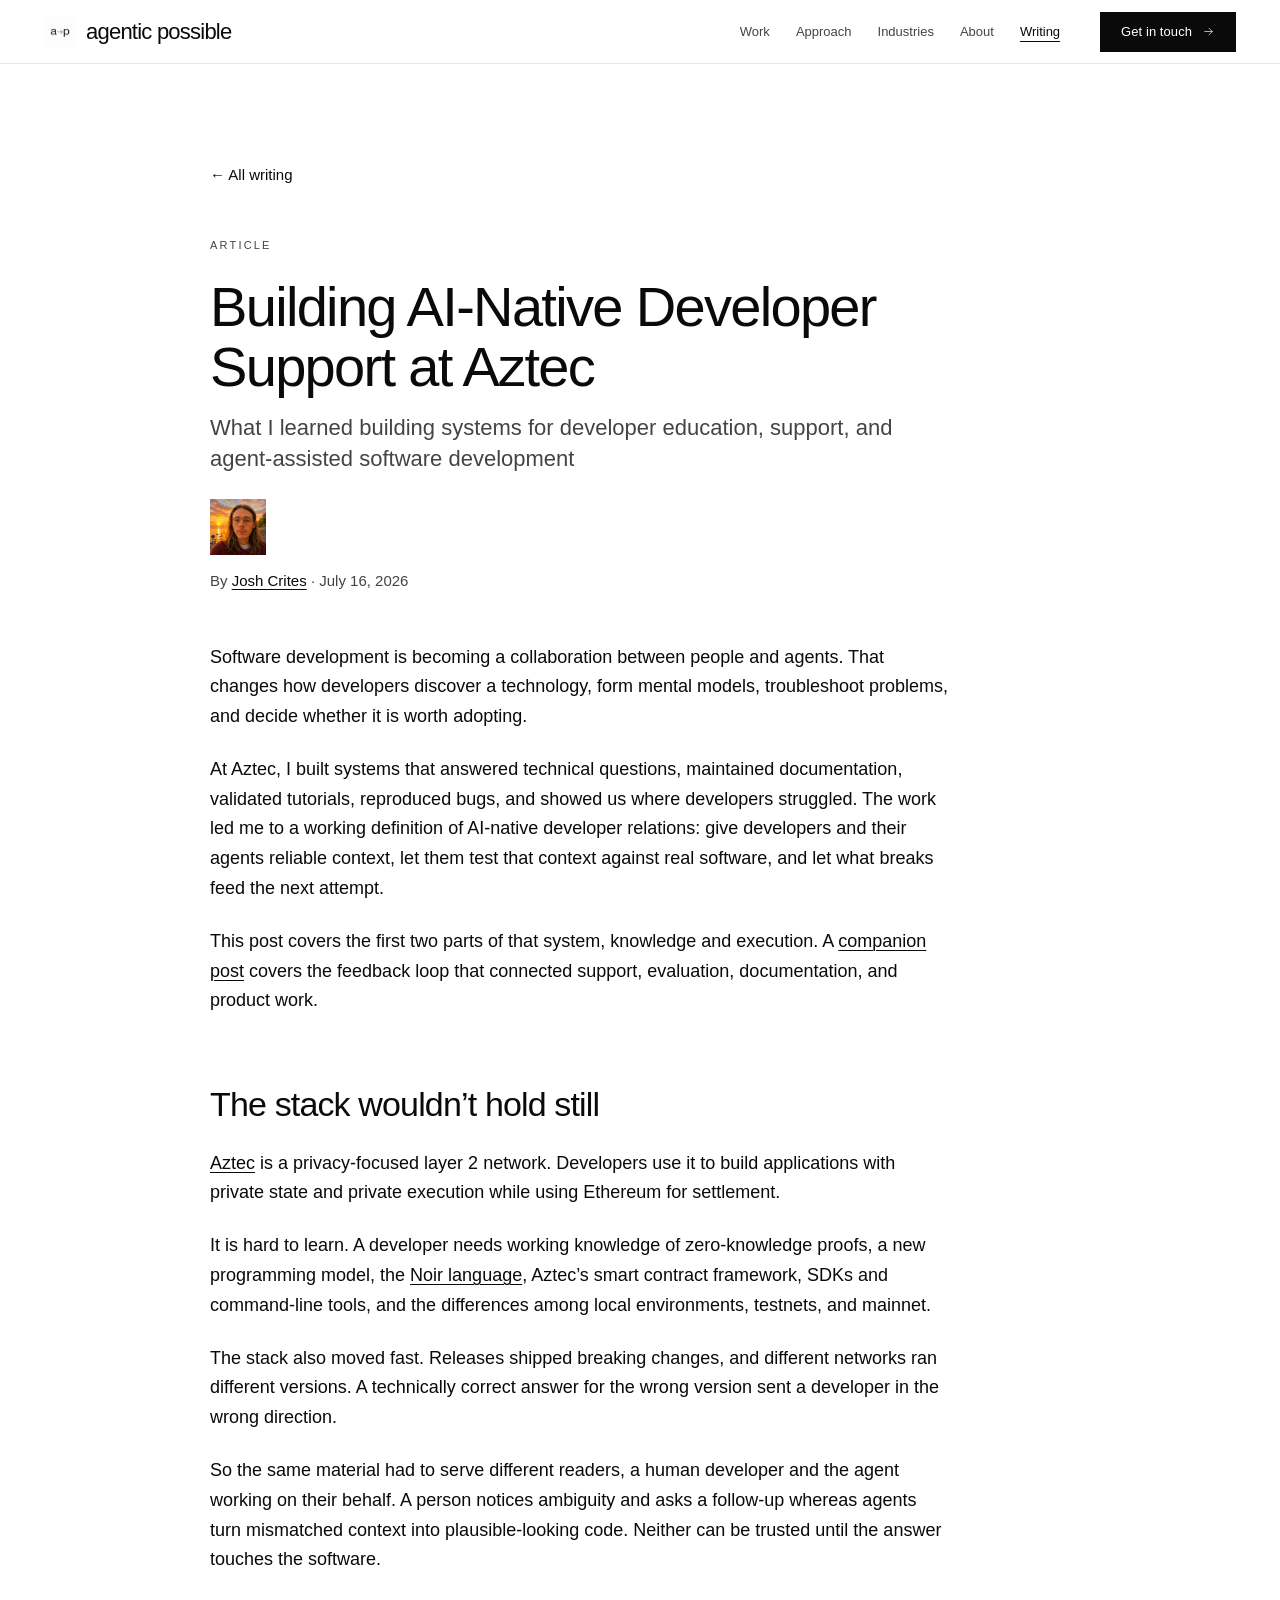
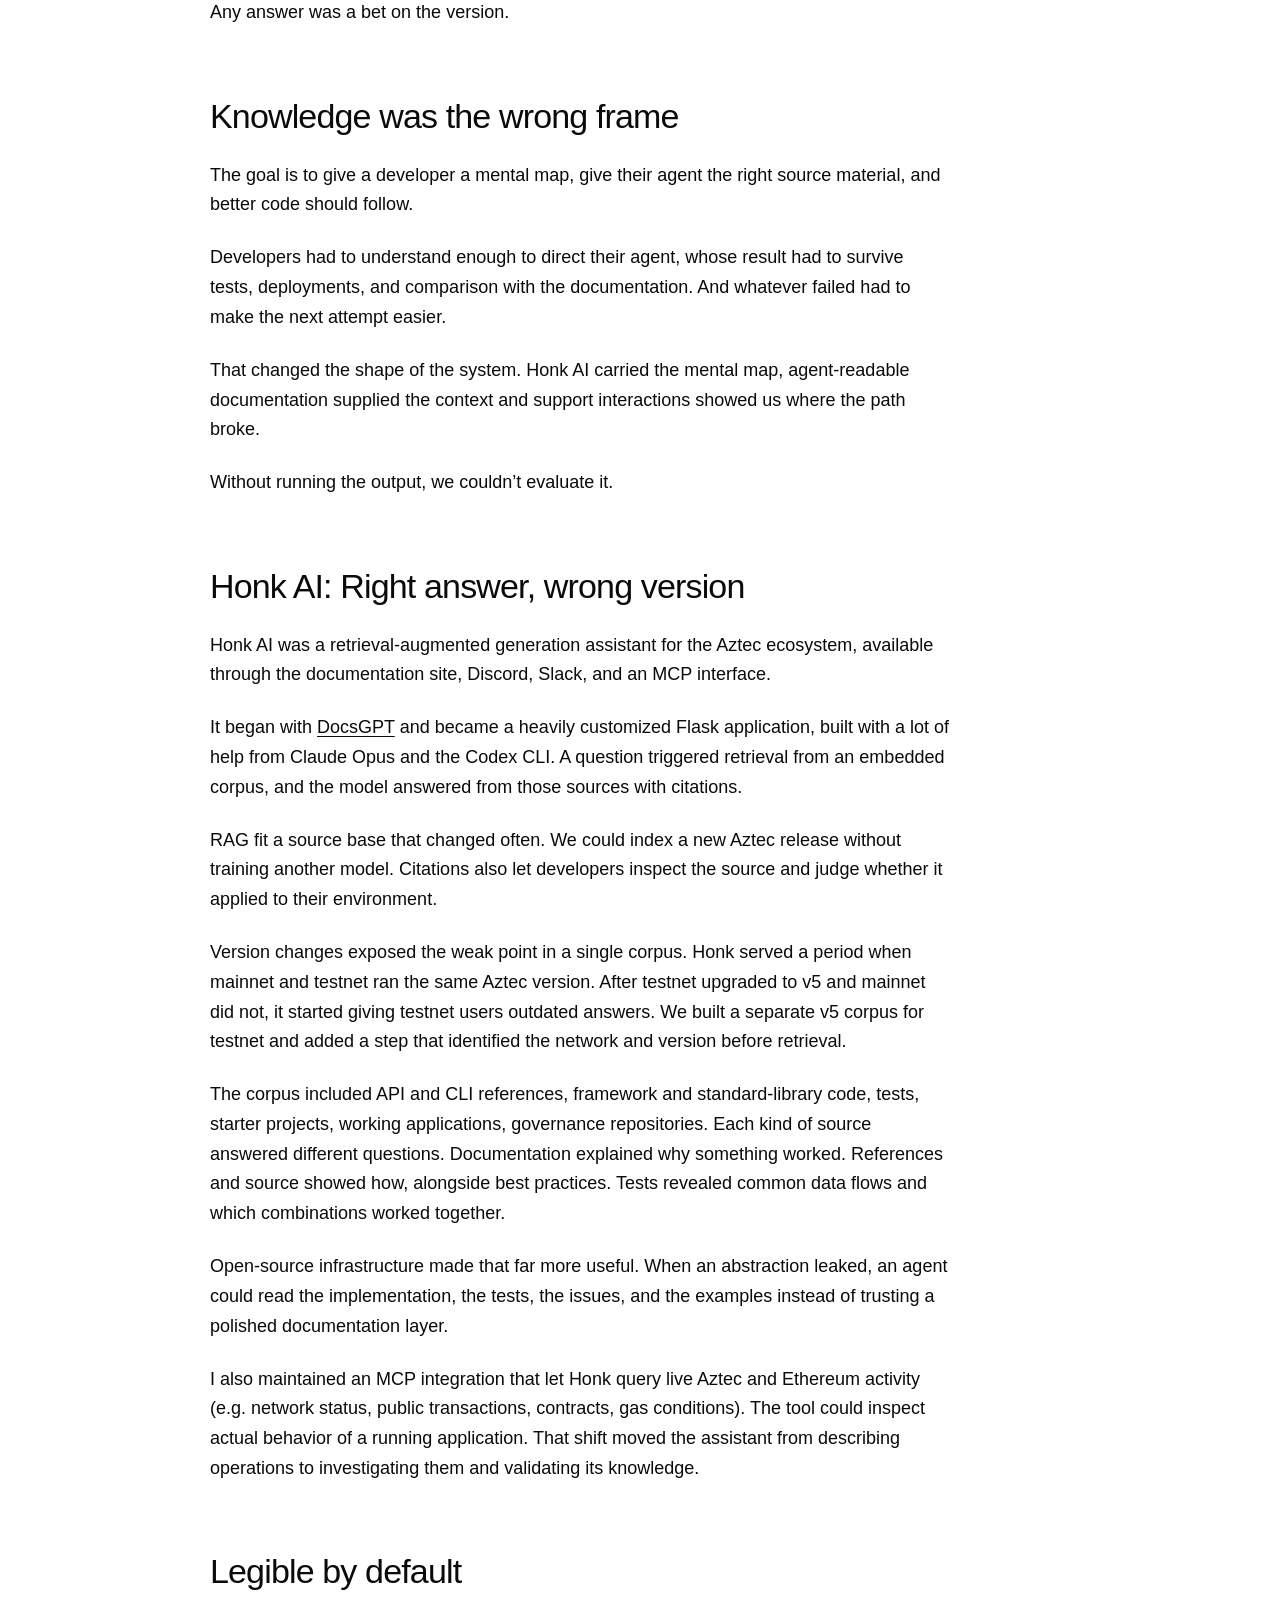
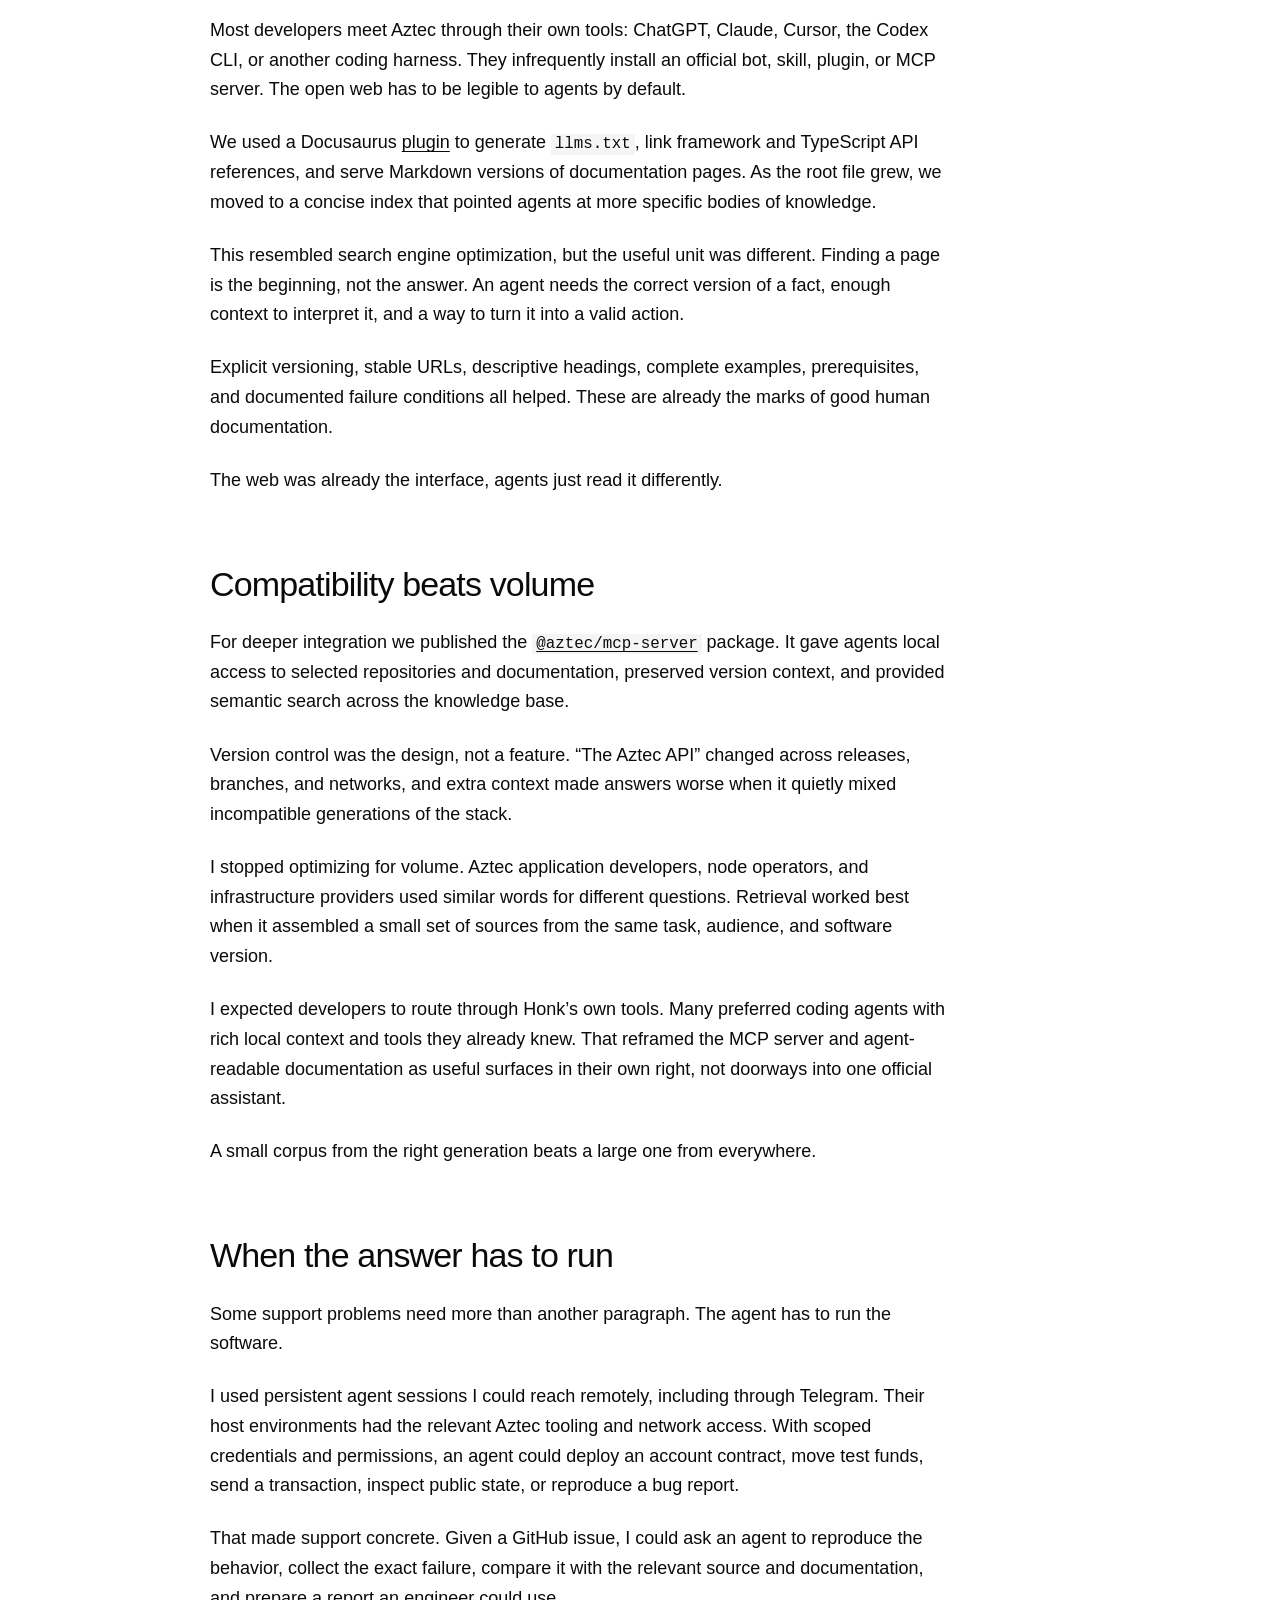
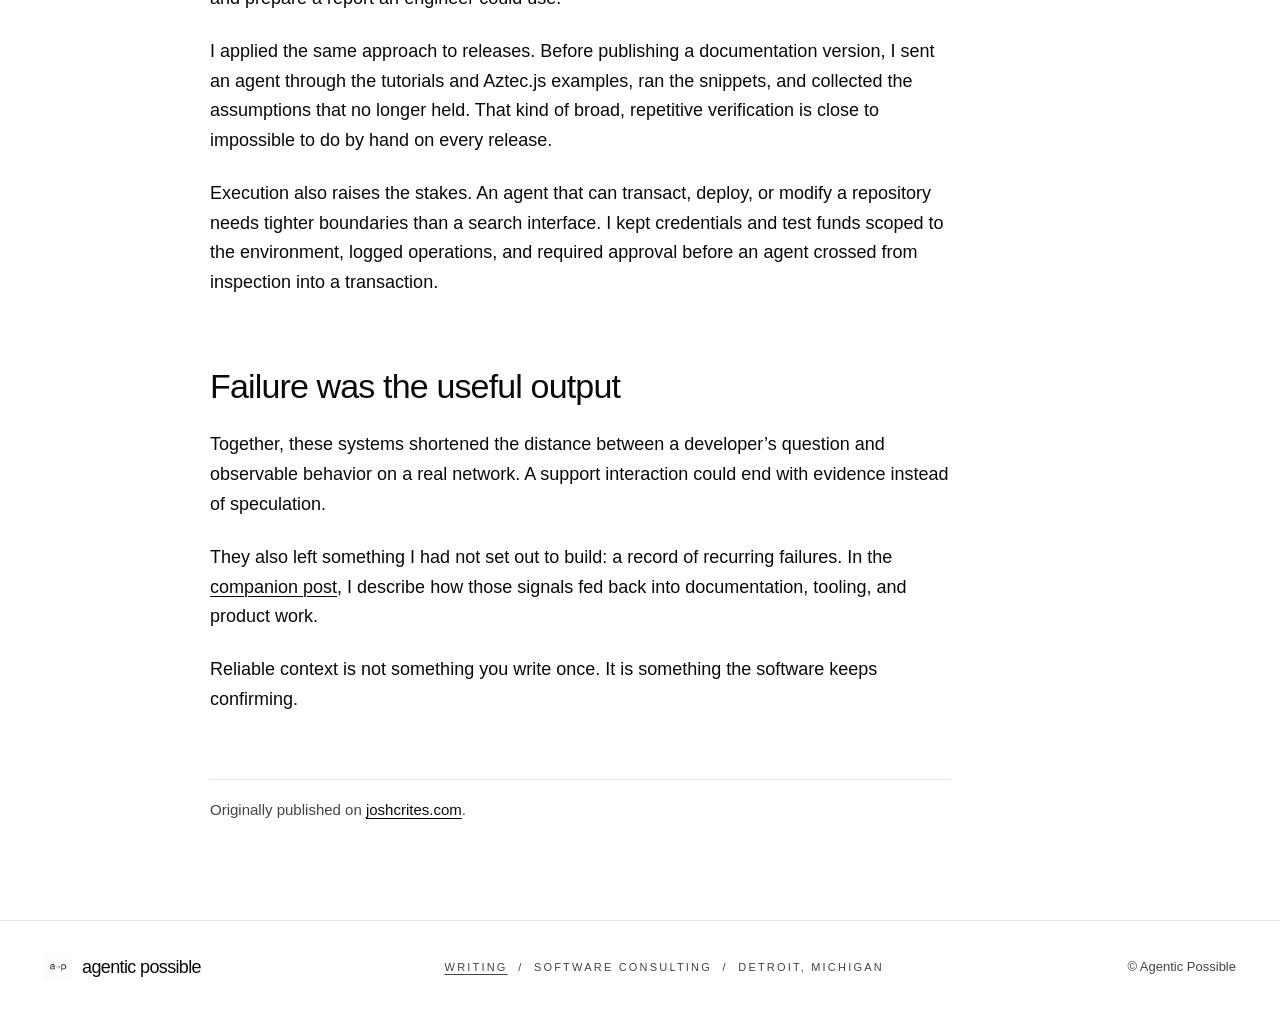
<file: public/blog/ai-native-developer-support-at-aztec/index.html>
<!DOCTYPE html>

<html lang="en">
<head>
<meta charset="utf-8"/>
<meta content="width=device-width,initial-scale=1" name="viewport"/>
<meta content="What I learned building versioned knowledge, agent-readable documentation, and execution environments for developer education and support." name="description"/>
<meta content="Josh Crites" name="author"/>
<link href="https://agenticpossible.com/blog/ai-native-developer-support-at-aztec/" rel="canonical"/>
<title>Building AI-Native Developer Support at Aztec | Agentic Possible</title>
<link href="../../identicon.png" rel="icon" type="image/png"/>
<link href="https://fonts.googleapis.com" rel="preconnect"/><link crossorigin="" href="https://fonts.gstatic.com" rel="preconnect"/><link href="https://fonts.googleapis.com/css2?family=Inter:wght@300;400;500&amp;display=swap" rel="stylesheet"/><link href="../../styles.css" rel="stylesheet"/>
</head>
<body>
<header class="site-header blog-header"><a class="brand" href="../../"><img alt="" class="brand-icon" height="32" src="../../identicon.png" width="32"/><span class="wordmark">agentic possible</span></a><div class="header-right"><nav aria-label="Main navigation"><a href="../../#work">Work</a><a href="../../#approach">Approach</a><a href="../../#industries">Industries</a><a href="../../#about">About</a><a aria-current="page" href="../">Writing</a></nav><a class="mobile-writing-link" href="../">Writing</a><a aria-label="Get in touch" class="button small" href="mailto:hello@agenticpossible.com"><span>Get in touch</span><svg aria-hidden="true" class="icon" focusable="false" viewbox="0 0 24 24"><path d="M5 12h14"></path><path d="m13 6 6 6-6 6"></path></svg></a></div></header>
<main class="article-page" id="main-content"><div class="article-top"><a class="text-link" href="../">← All writing</a></div><article><header class="article-heading"><p class="eyebrow">Article</p><h1>Building AI-Native Developer Support at Aztec</h1><p class="article-subtitle">What I learned building systems for developer education, support, and agent-assisted software development</p><img alt="Josh Crites at sunset" class="author-photo" height="56" src="../../images/josh-crites-headshot.png" width="56"/><p class="article-meta">By <a href="https://joshcrites.com/">Josh Crites</a> · <time datetime="2026-07-16">July 16, 2026</time></p></header><div class="article-body"><p>Software development is becoming a collaboration between people and agents. That changes how developers discover a technology, form mental models, troubleshoot problems, and decide whether it is worth adopting.</p>
<p>At Aztec, I built systems that answered technical questions, maintained documentation, validated tutorials, reproduced bugs, and showed us where developers struggled. The work led me to a working definition of AI-native developer relations: give developers and their agents reliable context, let them test that context against real software, and let what breaks feed the next attempt.</p>
<p>This post covers the first two parts of that system, knowledge and execution. A <a href="../developer-relations-as-a-learning-system/">companion post</a> covers the feedback loop that connected support, evaluation, documentation, and product work.</p>
<h2 id="the-stack-wouldnt-hold-still">The stack wouldn’t hold still</h2>
<p><a href="https://aztec.network/">Aztec</a> is a privacy-focused layer 2 network. Developers use it to build applications with private state and private execution while using Ethereum for settlement.</p>
<p>It is hard to learn. A developer needs working knowledge of zero-knowledge proofs, a new programming model, the <a href="https://noir-lang.org/">Noir language</a>, Aztec’s smart contract framework, SDKs and command-line tools, and the differences among local environments, testnets, and mainnet.</p>
<p>The stack also moved fast. Releases shipped breaking changes, and different networks ran different versions. A technically correct answer for the wrong version sent a developer in the wrong direction.</p>
<p>So the same material had to serve different readers, a human developer and the agent working on their behalf. A person notices ambiguity and asks a follow-up whereas agents turn mismatched context into plausible-looking code. Neither can be trusted until the answer touches the software.</p>
<p>Any answer was a bet on the version.</p>
<h2 id="knowledge-was-the-wrong-frame">Knowledge was the wrong frame</h2>
<p>The goal is to give a developer a mental map, give their agent the right source material, and better code should follow.</p>
<p>Developers had to understand enough to direct their agent, whose result had to survive tests, deployments, and comparison with the documentation. And whatever failed had to make the next attempt easier.</p>
<p>That changed the shape of the system. Honk AI carried the mental map, agent-readable documentation supplied the context and support interactions showed us where the path broke.</p>
<p>Without running the output, we couldn’t evaluate it.</p>
<h2 id="honk-ai-right-answer-wrong-version">Honk AI: Right answer, wrong version</h2>
<p>Honk AI was a retrieval-augmented generation assistant for the Aztec ecosystem, available through the documentation site, Discord, Slack, and an MCP interface.</p>
<p>It began with <a href="https://github.com/arc53/DocsGPT">DocsGPT</a> and became a heavily customized Flask application, built with a lot of help from Claude Opus and the Codex CLI. A question triggered retrieval from an embedded corpus, and the model answered from those sources with citations.</p>
<p>RAG fit a source base that changed often. We could index a new Aztec release without training another model. Citations also let developers inspect the source and judge whether it applied to their environment.</p>
<p>Version changes exposed the weak point in a single corpus. Honk served a period when mainnet and testnet ran the same Aztec version. After testnet upgraded to v5 and mainnet did not, it started giving testnet users outdated answers. We built a separate v5 corpus for testnet and added a step that identified the network and version before retrieval.</p>
<p>The corpus included API and CLI references, framework and standard-library code, tests, starter projects, working applications, governance repositories. Each kind of source answered different questions. Documentation explained why something worked. References and source showed how, alongside best practices. Tests revealed common data flows and which combinations worked together.</p>
<p>Open-source infrastructure made that far more useful. When an abstraction leaked, an agent could read the implementation, the tests, the issues, and the examples instead of trusting a polished documentation layer.</p>
<p>I also maintained an MCP integration that let Honk query live Aztec and Ethereum activity (e.g. network status, public transactions, contracts, gas conditions). The tool could inspect actual behavior of a running application. That shift moved the assistant from describing operations to investigating them and validating its knowledge.</p>
<h2 id="legible-by-default">Legible by default</h2>
<p>Most developers meet Aztec through their own tools: ChatGPT, Claude, Cursor, the Codex CLI, or another coding harness. They infrequently install an official bot, skill, plugin, or MCP server. The open web has to be legible to agents by default.</p>
<p>We used a Docusaurus <a href="https://github.com/rachfop/docusaurus-plugin-llms">plugin</a> to generate <code class="language-plaintext highlighter-rouge">llms.txt</code>, link framework and TypeScript API references, and serve Markdown versions of documentation pages. As the root file grew, we moved to a concise index that pointed agents at more specific bodies of knowledge.</p>
<p>This resembled search engine optimization, but the useful unit was different. Finding a page is the beginning, not the answer. An agent needs the correct version of a fact, enough context to interpret it, and a way to turn it into a valid action.</p>
<p>Explicit versioning, stable URLs, descriptive headings, complete examples, prerequisites, and documented failure conditions all helped. These are already the marks of good human documentation.</p>
<p>The web was already the interface, agents just read it differently.</p>
<h2 id="compatibility-beats-volume">Compatibility beats volume</h2>
<p>For deeper integration we published the <a href="https://www.npmjs.com/package/@aztec/mcp-server"><code class="language-plaintext highlighter-rouge">@aztec/mcp-server</code></a> package. It gave agents local access to selected repositories and documentation, preserved version context, and provided semantic search across the knowledge base.</p>
<p>Version control was the design, not a feature. “The Aztec API” changed across releases, branches, and networks, and extra context made answers worse when it quietly mixed incompatible generations of the stack.</p>
<p>I stopped optimizing for volume. Aztec application developers, node operators, and infrastructure providers used similar words for different questions. Retrieval worked best when it assembled a small set of sources from the same task, audience, and software version.</p>
<p>I expected developers to route through Honk’s own tools. Many preferred coding agents with rich local context and tools they already knew. That reframed the MCP server and agent-readable documentation as useful surfaces in their own right, not doorways into one official assistant.</p>
<p>A small corpus from the right generation beats a large one from everywhere.</p>
<h2 id="when-the-answer-has-to-run">When the answer has to run</h2>
<p>Some support problems need more than another paragraph. The agent has to run the software.</p>
<p>I used persistent agent sessions I could reach remotely, including through Telegram. Their host environments had the relevant Aztec tooling and network access. With scoped credentials and permissions, an agent could deploy an account contract, move test funds, send a transaction, inspect public state, or reproduce a bug report.</p>
<p>That made support concrete. Given a GitHub issue, I could ask an agent to reproduce the behavior, collect the exact failure, compare it with the relevant source and documentation, and prepare a report an engineer could use.</p>
<p>I applied the same approach to releases. Before publishing a documentation version, I sent an agent through the tutorials and Aztec.js examples, ran the snippets, and collected the assumptions that no longer held. That kind of broad, repetitive verification is close to impossible to do by hand on every release.</p>
<p>Execution also raises the stakes. An agent that can transact, deploy, or modify a repository needs tighter boundaries than a search interface. I kept credentials and test funds scoped to the environment, logged operations, and required approval before an agent crossed from inspection into a transaction.</p>
<h2 id="failure-was-the-useful-output">Failure was the useful output</h2>
<p>Together, these systems shortened the distance between a developer’s question and observable behavior on a real network. A support interaction could end with evidence instead of speculation.</p>
<p>They also left something I had not set out to build: a record of recurring failures. In the <a href="../developer-relations-as-a-learning-system/">companion post</a>, I describe how those signals fed back into documentation, tooling, and product work.</p>
<p>Reliable context is not something you write once. It is something the software keeps confirming.</p>
</div><div class="article-source">Originally published on <a href="https://joshcrites.com/posts/ai-native-developer-support-at-aztec/">joshcrites.com</a>.</div></article></main>
<footer class="site-footer"><a class="brand" href="../../"><img alt="" class="brand-icon" height="32" src="../../identicon.png" width="32"/><span class="wordmark">agentic possible</span></a><p class="eyebrow"><a href="../">Writing</a>  /  Software consulting  /  Detroit, Michigan</p><p>© Agentic Possible</p></footer>
</body></html>
</file>
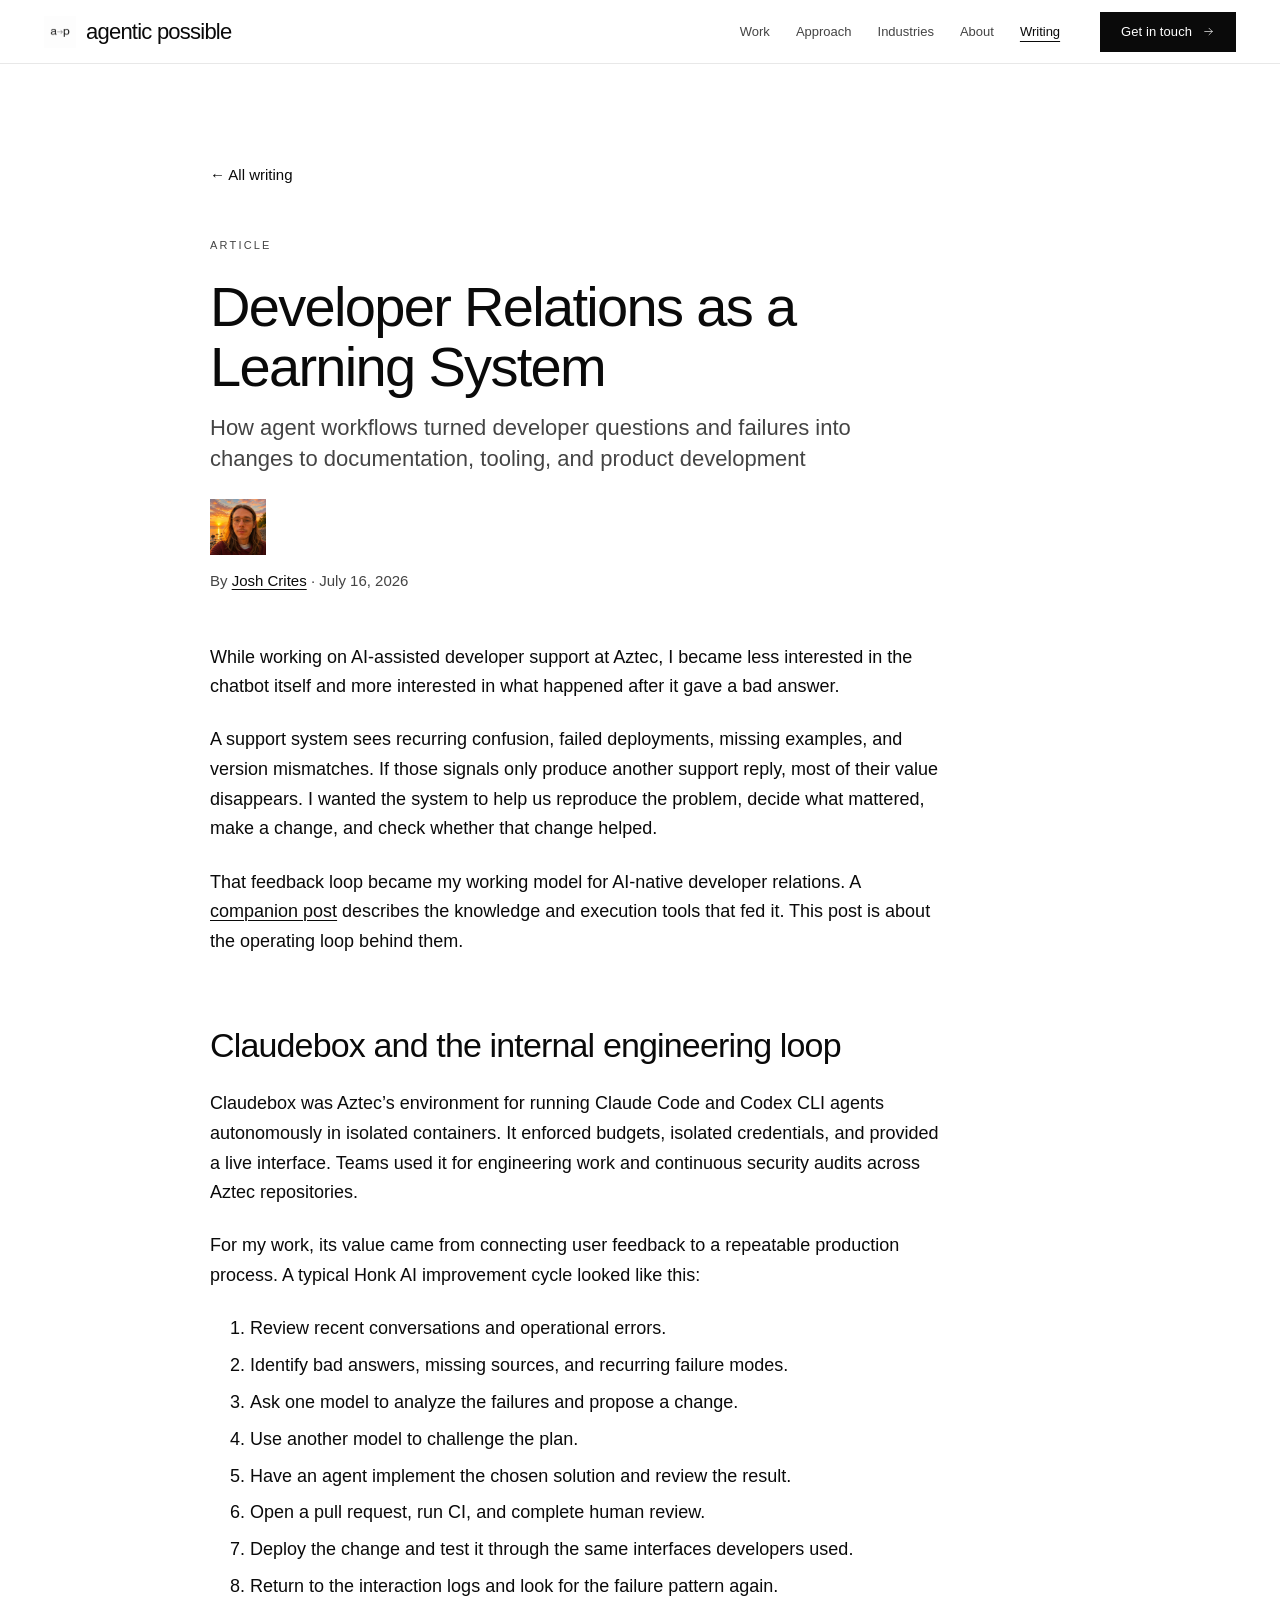
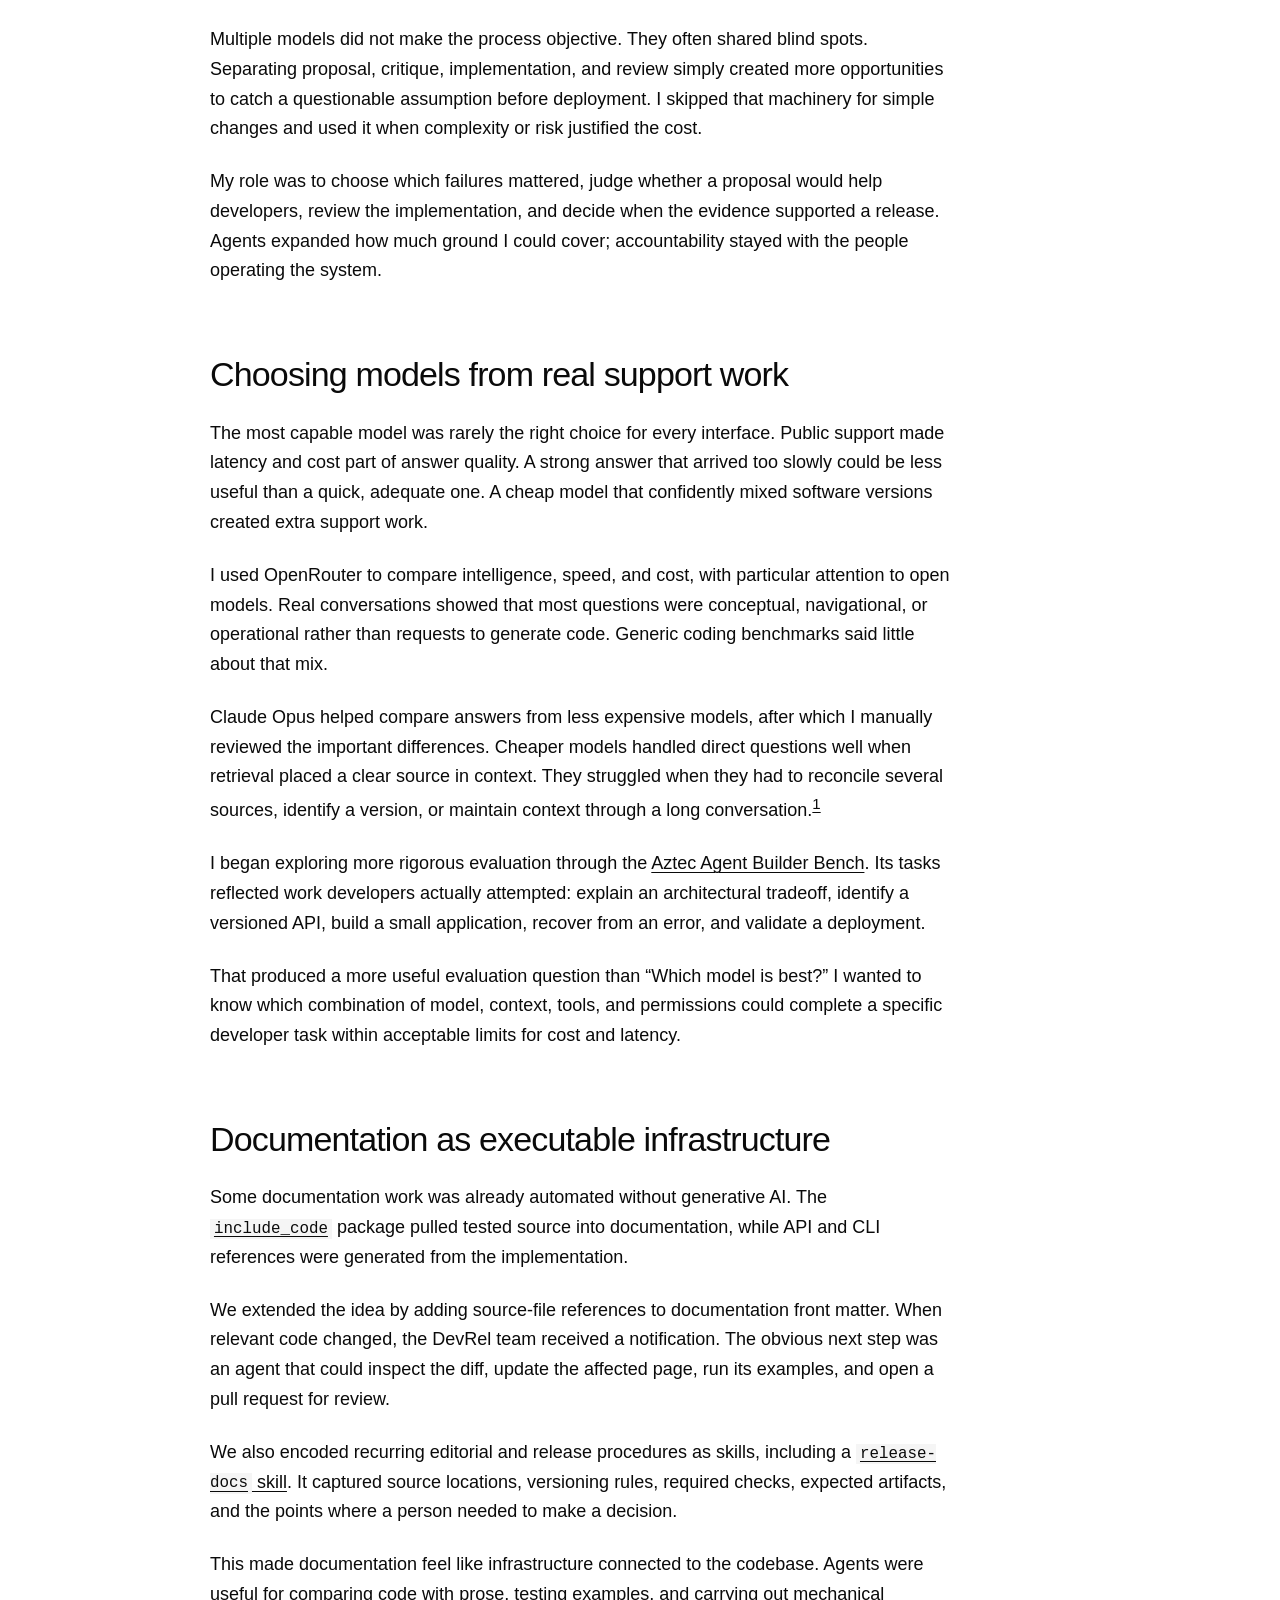
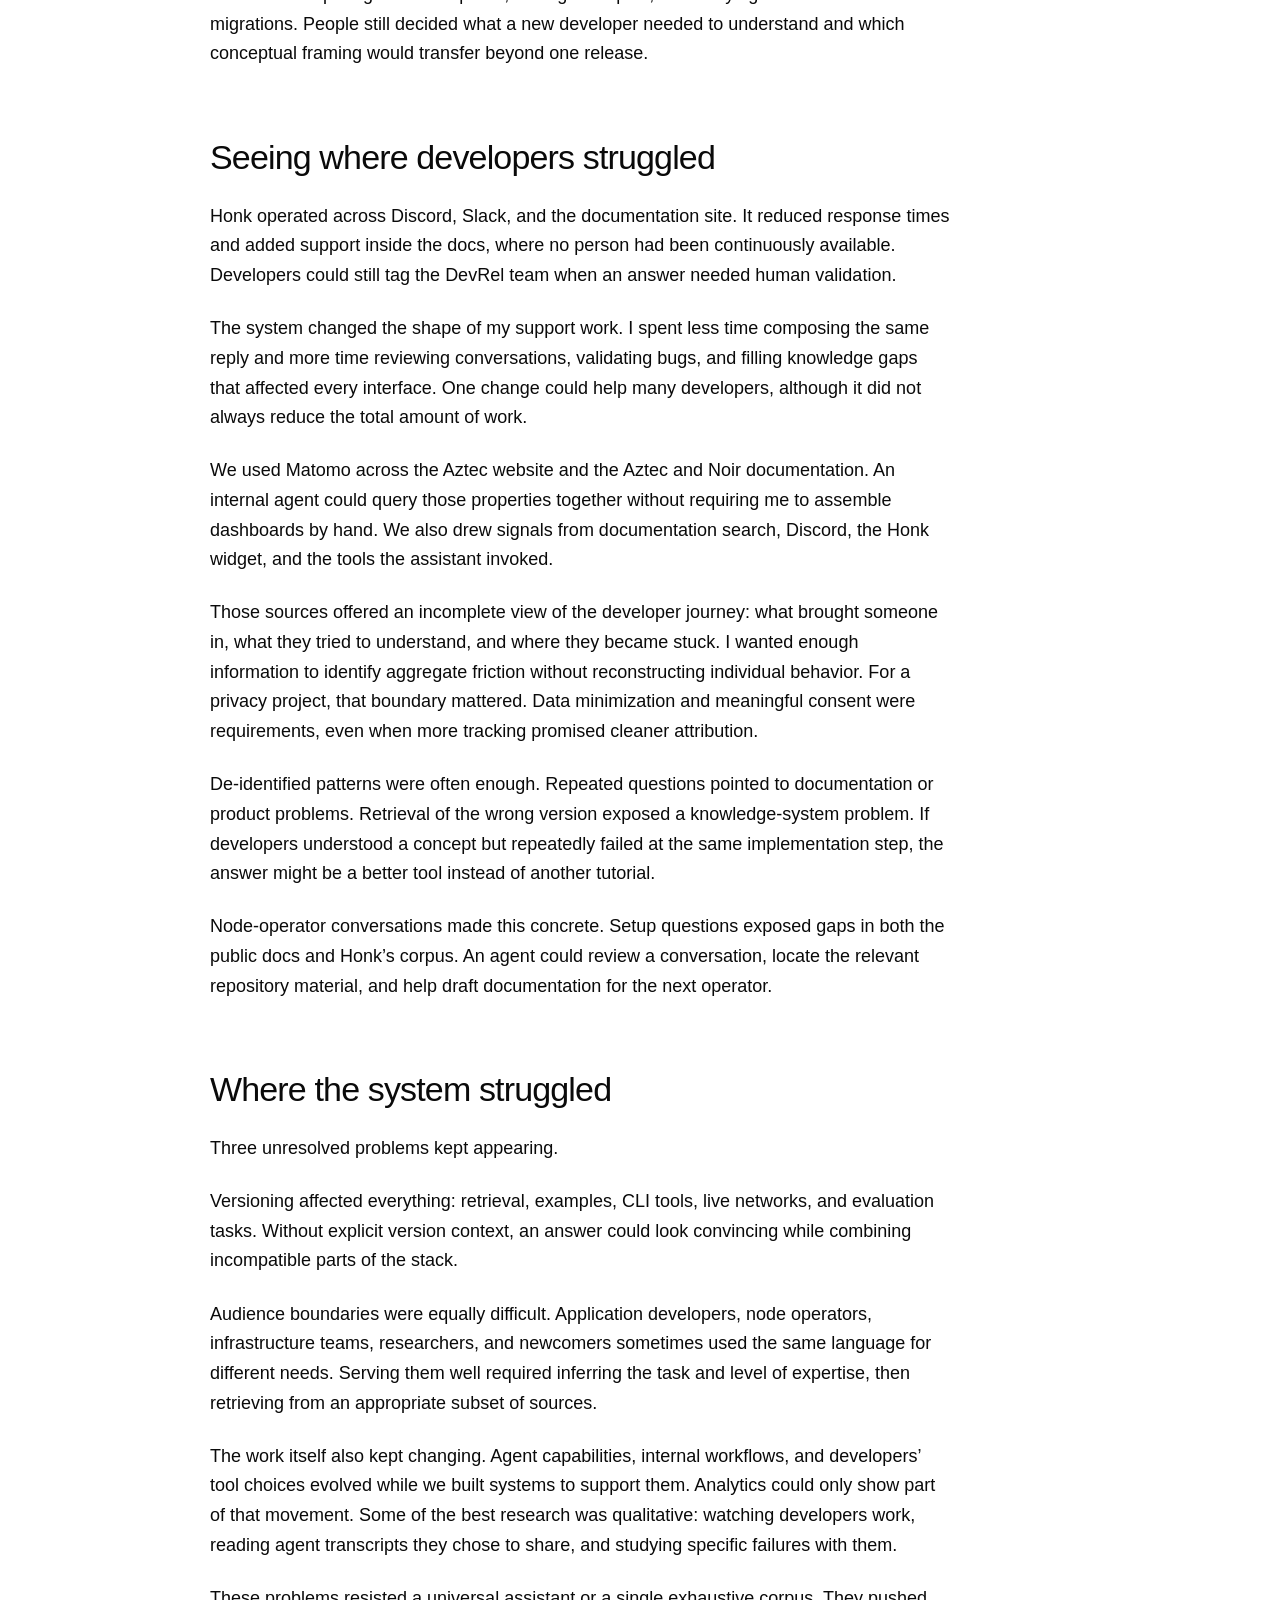
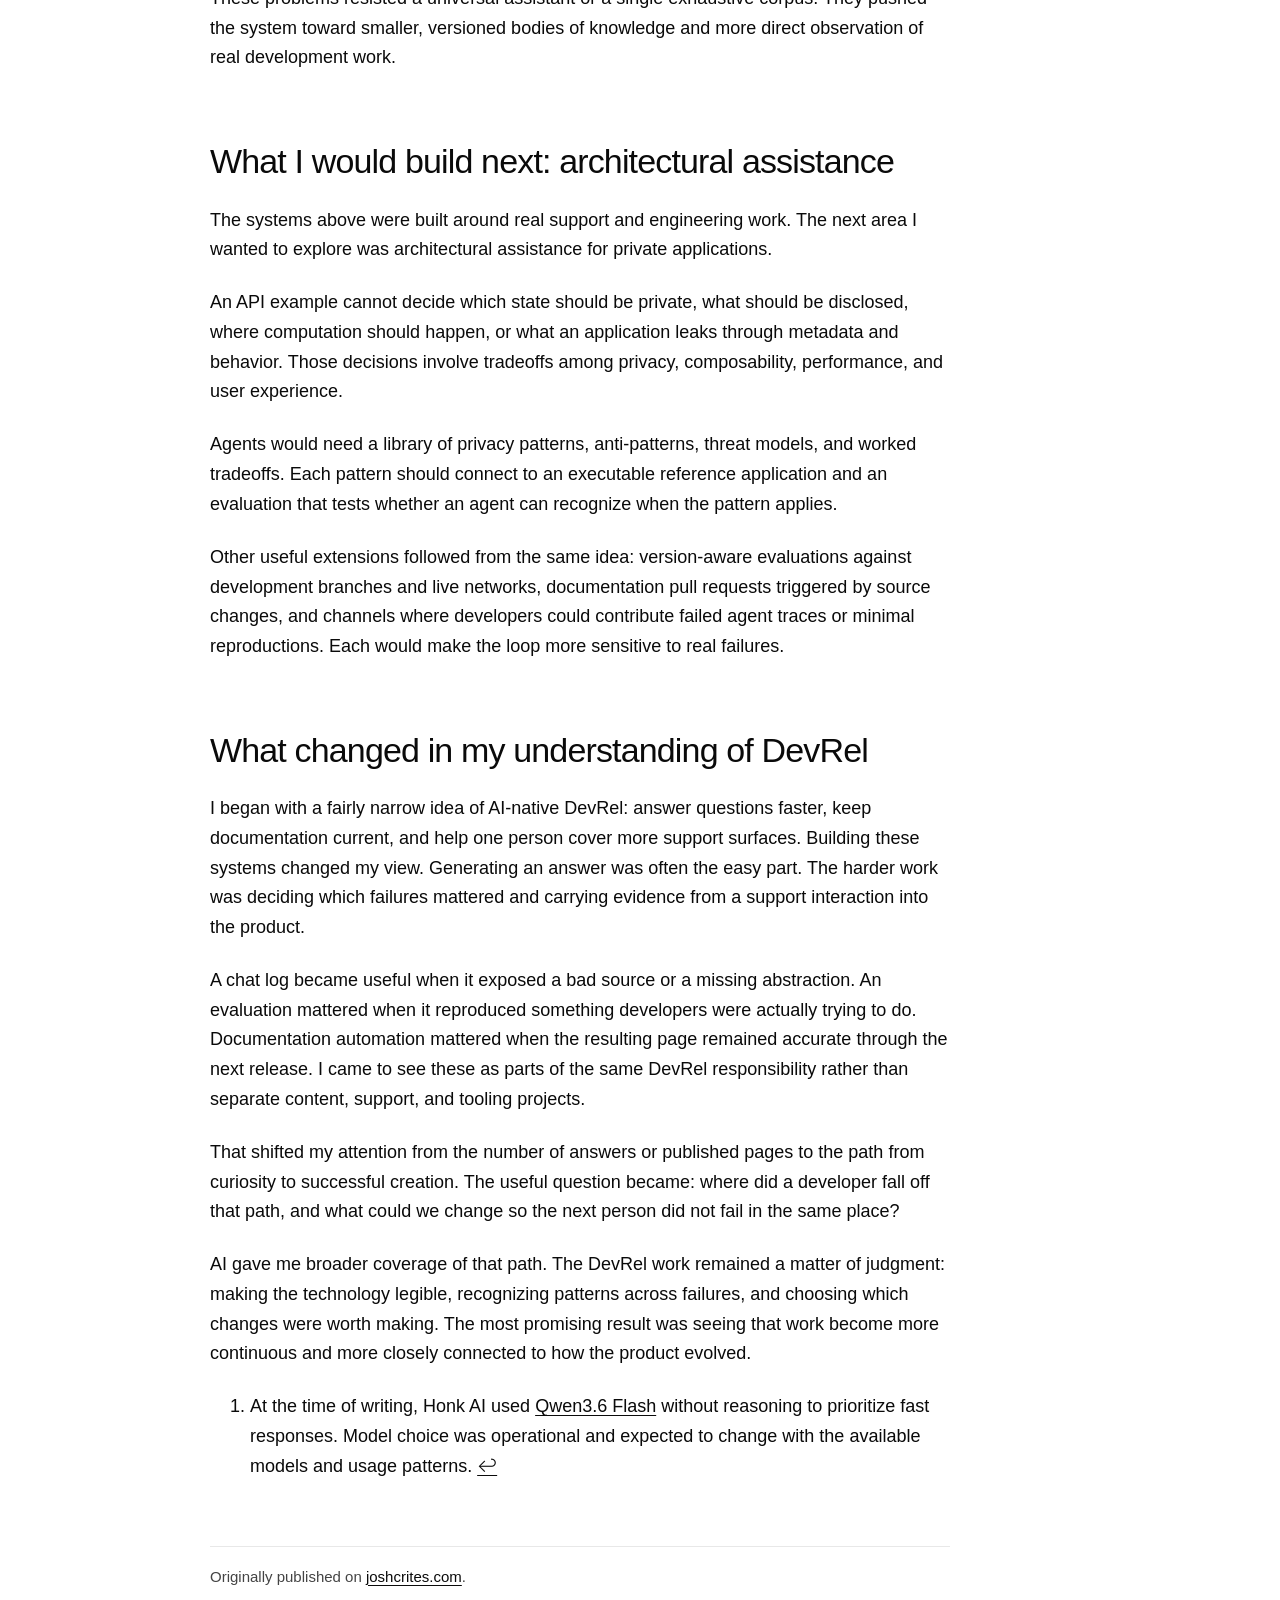
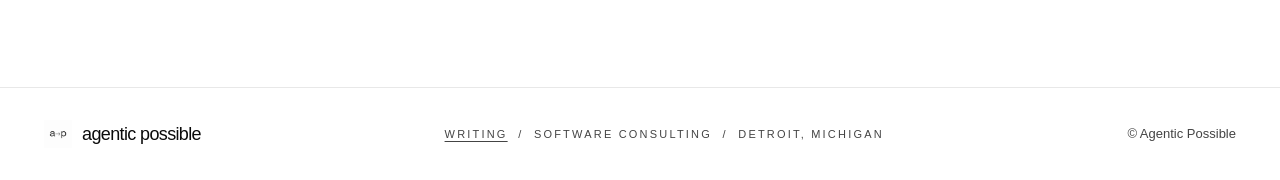
<file: public/blog/developer-relations-as-a-learning-system/index.html>
<!DOCTYPE html>

<html lang="en">
<head>
<meta charset="utf-8"/>
<meta content="width=device-width,initial-scale=1" name="viewport"/>
<meta content="How agent workflows turned developer questions and failures into changes to documentation, tooling, and product development." name="description"/>
<meta content="Josh Crites" name="author"/>
<link href="https://agenticpossible.com/blog/developer-relations-as-a-learning-system/" rel="canonical"/>
<title>Developer Relations as a Learning System | Agentic Possible</title>
<link href="../../identicon.png" rel="icon" type="image/png"/>
<link href="https://fonts.googleapis.com" rel="preconnect"/><link crossorigin="" href="https://fonts.gstatic.com" rel="preconnect"/><link href="https://fonts.googleapis.com/css2?family=Inter:wght@300;400;500&amp;display=swap" rel="stylesheet"/><link href="../../styles.css" rel="stylesheet"/>
</head>
<body>
<header class="site-header blog-header"><a class="brand" href="../../"><img alt="" class="brand-icon" height="32" src="../../identicon.png" width="32"/><span class="wordmark">agentic possible</span></a><div class="header-right"><nav aria-label="Main navigation"><a href="../../#work">Work</a><a href="../../#approach">Approach</a><a href="../../#industries">Industries</a><a href="../../#about">About</a><a aria-current="page" href="../">Writing</a></nav><a class="mobile-writing-link" href="../">Writing</a><a aria-label="Get in touch" class="button small" href="mailto:hello@agenticpossible.com"><span>Get in touch</span><svg aria-hidden="true" class="icon" focusable="false" viewbox="0 0 24 24"><path d="M5 12h14"></path><path d="m13 6 6 6-6 6"></path></svg></a></div></header>
<main class="article-page" id="main-content"><div class="article-top"><a class="text-link" href="../">← All writing</a></div><article><header class="article-heading"><p class="eyebrow">Article</p><h1>Developer Relations as a Learning System</h1><p class="article-subtitle">How agent workflows turned developer questions and failures into changes to documentation, tooling, and product development</p><img alt="Josh Crites at sunset" class="author-photo" height="56" src="../../images/josh-crites-headshot.png" width="56"/><p class="article-meta">By <a href="https://joshcrites.com/">Josh Crites</a> · <time datetime="2026-07-16">July 16, 2026</time></p></header><div class="article-body"><p>While working on AI-assisted developer support at Aztec, I became less interested in the chatbot itself and more interested in what happened after it gave a bad answer.</p>
<p>A support system sees recurring confusion, failed deployments, missing examples, and version mismatches. If those signals only produce another support reply, most of their value disappears. I wanted the system to help us reproduce the problem, decide what mattered, make a change, and check whether that change helped.</p>
<p>That feedback loop became my working model for AI-native developer relations. A <a href="../ai-native-developer-support-at-aztec/">companion post</a> describes the knowledge and execution tools that fed it. This post is about the operating loop behind them.</p>
<h2 id="claudebox-and-the-internal-engineering-loop">Claudebox and the internal engineering loop</h2>
<p>Claudebox was Aztec’s environment for running Claude Code and Codex CLI agents autonomously in isolated containers. It enforced budgets, isolated credentials, and provided a live interface. Teams used it for engineering work and continuous security audits across Aztec repositories.</p>
<p>For my work, its value came from connecting user feedback to a repeatable production process. A typical Honk AI improvement cycle looked like this:</p>
<ol>
<li>Review recent conversations and operational errors.</li>
<li>Identify bad answers, missing sources, and recurring failure modes.</li>
<li>Ask one model to analyze the failures and propose a change.</li>
<li>Use another model to challenge the plan.</li>
<li>Have an agent implement the chosen solution and review the result.</li>
<li>Open a pull request, run CI, and complete human review.</li>
<li>Deploy the change and test it through the same interfaces developers used.</li>
<li>Return to the interaction logs and look for the failure pattern again.</li>
</ol>
<p>Multiple models did not make the process objective. They often shared blind spots. Separating proposal, critique, implementation, and review simply created more opportunities to catch a questionable assumption before deployment. I skipped that machinery for simple changes and used it when complexity or risk justified the cost.</p>
<p>My role was to choose which failures mattered, judge whether a proposal would help developers, review the implementation, and decide when the evidence supported a release. Agents expanded how much ground I could cover; accountability stayed with the people operating the system.</p>
<h2 id="choosing-models-from-real-support-work">Choosing models from real support work</h2>
<p>The most capable model was rarely the right choice for every interface. Public support made latency and cost part of answer quality. A strong answer that arrived too slowly could be less useful than a quick, adequate one. A cheap model that confidently mixed software versions created extra support work.</p>
<p>I used OpenRouter to compare intelligence, speed, and cost, with particular attention to open models. Real conversations showed that most questions were conceptual, navigational, or operational rather than requests to generate code. Generic coding benchmarks said little about that mix.</p>
<p>Claude Opus helped compare answers from less expensive models, after which I manually reviewed the important differences. Cheaper models handled direct questions well when retrieval placed a clear source in context. They struggled when they had to reconcile several sources, identify a version, or maintain context through a long conversation.<sup id="fnref:model"><a class="footnote" href="#fn:model" rel="footnote" role="doc-noteref">1</a></sup></p>
<p>I began exploring more rigorous evaluation through the <a href="https://github.com/critesjosh/aztec-agent-builder-bench">Aztec Agent Builder Bench</a>. Its tasks reflected work developers actually attempted: explain an architectural tradeoff, identify a versioned API, build a small application, recover from an error, and validate a deployment.</p>
<p>That produced a more useful evaluation question than “Which model is best?” I wanted to know which combination of model, context, tools, and permissions could complete a specific developer task within acceptable limits for cost and latency.</p>
<h2 id="documentation-as-executable-infrastructure">Documentation as executable infrastructure</h2>
<p>Some documentation work was already automated without generative AI. The <a href="https://www.npmjs.com/package/include_code"><code class="language-plaintext highlighter-rouge">include_code</code></a> package pulled tested source into documentation, while API and CLI references were generated from the implementation.</p>
<p>We extended the idea by adding source-file references to documentation front matter. When relevant code changed, the DevRel team received a notification. The obvious next step was an agent that could inspect the diff, update the affected page, run its examples, and open a pull request for review.</p>
<p>We also encoded recurring editorial and release procedures as skills, including a <a href="https://github.com/AztecProtocol/aztec-packages/blob/next/.claude/skills/release-docs/SKILL.md"><code class="language-plaintext highlighter-rouge">release-docs</code> skill</a>. It captured source locations, versioning rules, required checks, expected artifacts, and the points where a person needed to make a decision.</p>
<p>This made documentation feel like infrastructure connected to the codebase. Agents were useful for comparing code with prose, testing examples, and carrying out mechanical migrations. People still decided what a new developer needed to understand and which conceptual framing would transfer beyond one release.</p>
<h2 id="seeing-where-developers-struggled">Seeing where developers struggled</h2>
<p>Honk operated across Discord, Slack, and the documentation site. It reduced response times and added support inside the docs, where no person had been continuously available. Developers could still tag the DevRel team when an answer needed human validation.</p>
<p>The system changed the shape of my support work. I spent less time composing the same reply and more time reviewing conversations, validating bugs, and filling knowledge gaps that affected every interface. One change could help many developers, although it did not always reduce the total amount of work.</p>
<p>We used Matomo across the Aztec website and the Aztec and Noir documentation. An internal agent could query those properties together without requiring me to assemble dashboards by hand. We also drew signals from documentation search, Discord, the Honk widget, and the tools the assistant invoked.</p>
<p>Those sources offered an incomplete view of the developer journey: what brought someone in, what they tried to understand, and where they became stuck. I wanted enough information to identify aggregate friction without reconstructing individual behavior. For a privacy project, that boundary mattered. Data minimization and meaningful consent were requirements, even when more tracking promised cleaner attribution.</p>
<p>De-identified patterns were often enough. Repeated questions pointed to documentation or product problems. Retrieval of the wrong version exposed a knowledge-system problem. If developers understood a concept but repeatedly failed at the same implementation step, the answer might be a better tool instead of another tutorial.</p>
<p>Node-operator conversations made this concrete. Setup questions exposed gaps in both the public docs and Honk’s corpus. An agent could review a conversation, locate the relevant repository material, and help draft documentation for the next operator.</p>
<h2 id="where-the-system-struggled">Where the system struggled</h2>
<p>Three unresolved problems kept appearing.</p>
<p>Versioning affected everything: retrieval, examples, CLI tools, live networks, and evaluation tasks. Without explicit version context, an answer could look convincing while combining incompatible parts of the stack.</p>
<p>Audience boundaries were equally difficult. Application developers, node operators, infrastructure teams, researchers, and newcomers sometimes used the same language for different needs. Serving them well required inferring the task and level of expertise, then retrieving from an appropriate subset of sources.</p>
<p>The work itself also kept changing. Agent capabilities, internal workflows, and developers’ tool choices evolved while we built systems to support them. Analytics could only show part of that movement. Some of the best research was qualitative: watching developers work, reading agent transcripts they chose to share, and studying specific failures with them.</p>
<p>These problems resisted a universal assistant or a single exhaustive corpus. They pushed the system toward smaller, versioned bodies of knowledge and more direct observation of real development work.</p>
<h2 id="what-i-would-build-next-architectural-assistance">What I would build next: architectural assistance</h2>
<p>The systems above were built around real support and engineering work. The next area I wanted to explore was architectural assistance for private applications.</p>
<p>An API example cannot decide which state should be private, what should be disclosed, where computation should happen, or what an application leaks through metadata and behavior. Those decisions involve tradeoffs among privacy, composability, performance, and user experience.</p>
<p>Agents would need a library of privacy patterns, anti-patterns, threat models, and worked tradeoffs. Each pattern should connect to an executable reference application and an evaluation that tests whether an agent can recognize when the pattern applies.</p>
<p>Other useful extensions followed from the same idea: version-aware evaluations against development branches and live networks, documentation pull requests triggered by source changes, and channels where developers could contribute failed agent traces or minimal reproductions. Each would make the loop more sensitive to real failures.</p>
<h2 id="what-changed-in-my-understanding-of-devrel">What changed in my understanding of DevRel</h2>
<p>I began with a fairly narrow idea of AI-native DevRel: answer questions faster, keep documentation current, and help one person cover more support surfaces. Building these systems changed my view. Generating an answer was often the easy part. The harder work was deciding which failures mattered and carrying evidence from a support interaction into the product.</p>
<p>A chat log became useful when it exposed a bad source or a missing abstraction. An evaluation mattered when it reproduced something developers were actually trying to do. Documentation automation mattered when the resulting page remained accurate through the next release. I came to see these as parts of the same DevRel responsibility rather than separate content, support, and tooling projects.</p>
<p>That shifted my attention from the number of answers or published pages to the path from curiosity to successful creation. The useful question became: where did a developer fall off that path, and what could we change so the next person did not fail in the same place?</p>
<p>AI gave me broader coverage of that path. The DevRel work remained a matter of judgment: making the technology legible, recognizing patterns across failures, and choosing which changes were worth making. The most promising result was seeing that work become more continuous and more closely connected to how the product evolved.</p>
<div class="footnotes" role="doc-endnotes">
<ol>
<li id="fn:model">
<p>At the time of writing, Honk AI used <a href="https://openrouter.ai/qwen/qwen3.6-flash">Qwen3.6 Flash</a> without reasoning to prioritize fast responses. Model choice was operational and expected to change with the available models and usage patterns. <a class="reversefootnote" href="#fnref:model" role="doc-backlink">↩</a></p>
</li>
</ol>
</div>
</div><div class="article-source">Originally published on <a href="https://joshcrites.com/posts/developer-relations-as-a-learning-system/">joshcrites.com</a>.</div></article></main>
<footer class="site-footer"><a class="brand" href="../../"><img alt="" class="brand-icon" height="32" src="../../identicon.png" width="32"/><span class="wordmark">agentic possible</span></a><p class="eyebrow"><a href="../">Writing</a>  /  Software consulting  /  Detroit, Michigan</p><p>© Agentic Possible</p></footer>
</body></html>
</file>
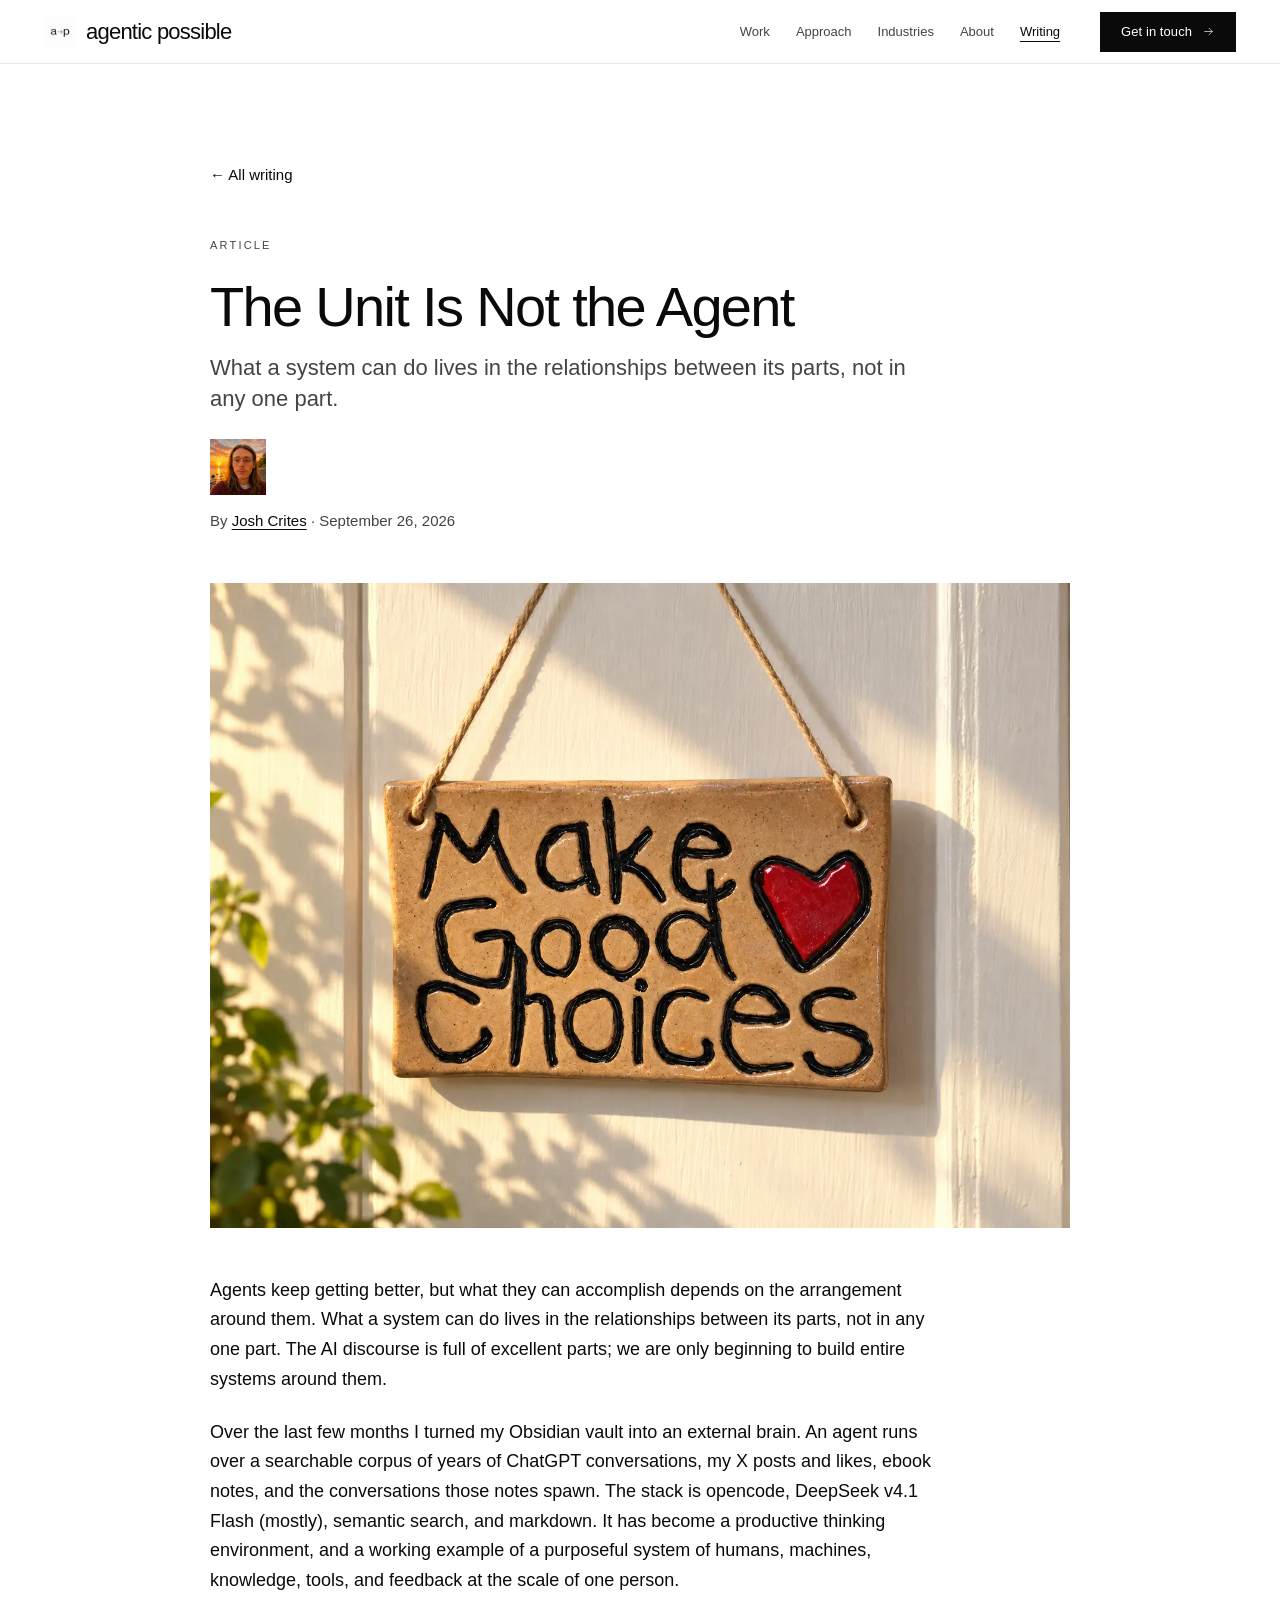
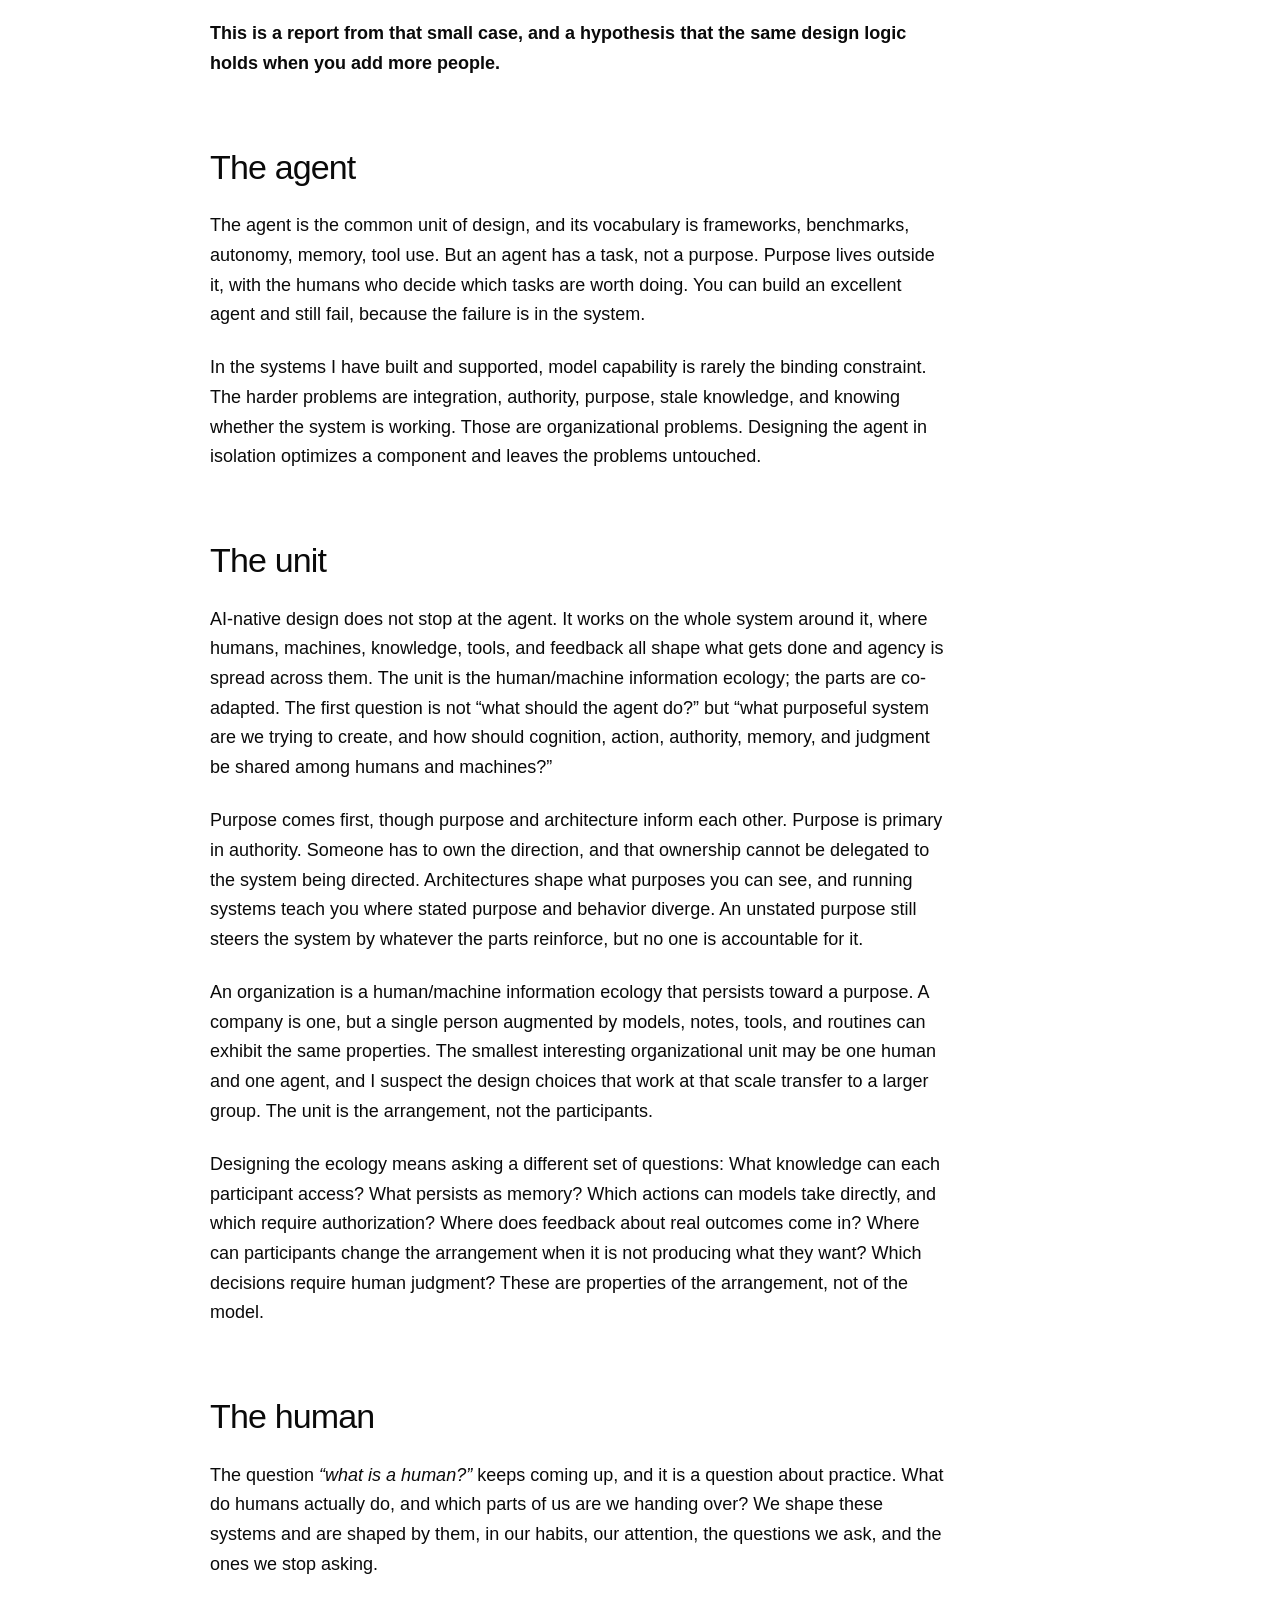
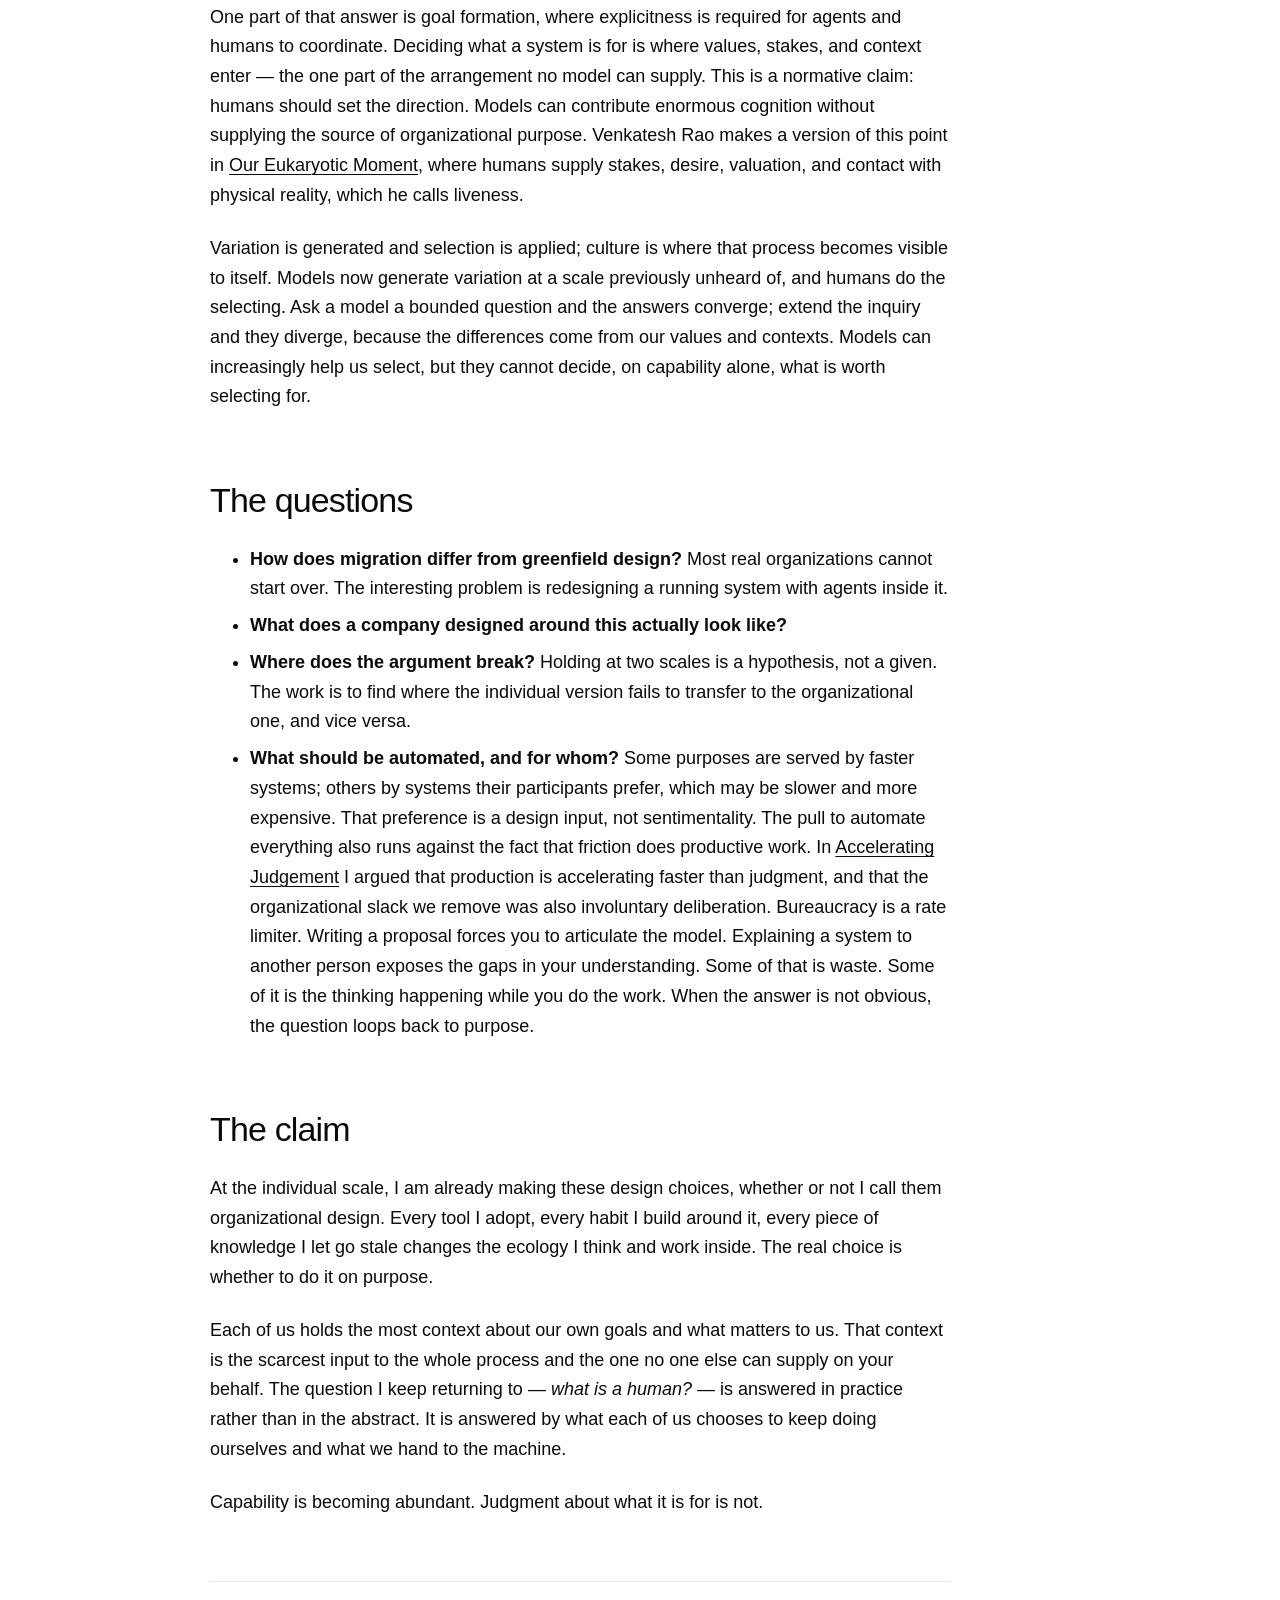
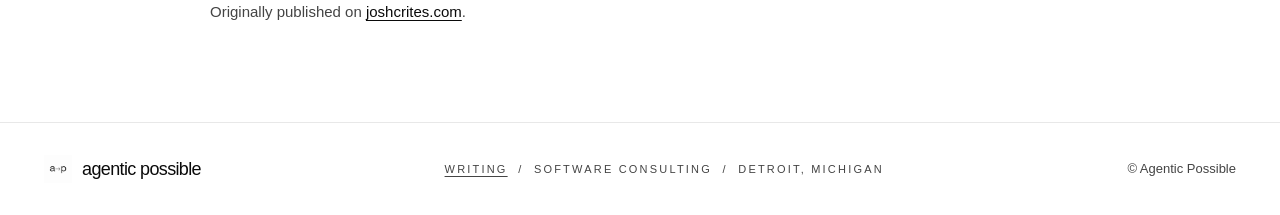
<file: public/blog/the-unit-is-not-the-agent/index.html>
<!DOCTYPE html>

<html lang="en">
<head>
<meta charset="utf-8"/>
<meta content="width=device-width,initial-scale=1" name="viewport"/>
<meta content="Agents keep getting better, but what they accomplish depends on the system arranged around them. A report on building an AI-native thinking environment at the scale of one person, and a hypothesis about designing organizations around the whole system rather than its parts." name="description"/>
<meta content="Josh Crites" name="author"/>
<link href="https://agenticpossible.com/blog/the-unit-is-not-the-agent/" rel="canonical"/>
<title>The Unit Is Not the Agent | Agentic Possible</title>
<link href="../../identicon.png" rel="icon" type="image/png"/>
<link href="https://fonts.googleapis.com" rel="preconnect"/><link crossorigin="" href="https://fonts.gstatic.com" rel="preconnect"/><link href="https://fonts.googleapis.com/css2?family=Inter:wght@300;400;500&amp;display=swap" rel="stylesheet"/><link href="../../styles.css" rel="stylesheet"/>
</head>
<body>
<header class="site-header blog-header"><a class="brand" href="../../"><img alt="" class="brand-icon" height="32" src="../../identicon.png" width="32"/><span class="wordmark">agentic possible</span></a><div class="header-right"><nav aria-label="Main navigation"><a href="../../#work">Work</a><a href="../../#approach">Approach</a><a href="../../#industries">Industries</a><a href="../../#about">About</a><a aria-current="page" href="../">Writing</a></nav><a class="mobile-writing-link" href="../">Writing</a><a aria-label="Get in touch" class="button small" href="mailto:hello@agenticpossible.com"><span>Get in touch</span><svg aria-hidden="true" class="icon" focusable="false" viewbox="0 0 24 24"><path d="M5 12h14"></path><path d="m13 6 6 6-6 6"></path></svg></a></div></header>
<main class="article-page" id="main-content"><div class="article-top"><a class="text-link" href="../">← All writing</a></div><article><header class="article-heading"><p class="eyebrow">Article</p><h1>The Unit Is Not the Agent</h1><p class="article-subtitle">What a system can do lives in the relationships between its parts, not in any one part.</p><img alt="Josh Crites at sunset" class="author-photo" height="56" src="../../images/josh-crites-headshot.png" width="56"/><p class="article-meta">By <a href="https://joshcrites.com/">Josh Crites</a> · <time datetime="2026-09-26">September 26, 2026</time></p></header><div class="article-image">
<img alt="" fetchpriority="high" height="1086" loading="eager" src="../../images/the-unit-is-not-the-agent-header.webp" width="1448"/>
</div><div class="article-body"><p>Agents keep getting better, but what they can accomplish depends on the arrangement around them. What a system can do lives in the relationships between its parts, not in any one part. The AI discourse is full of excellent parts; we are only beginning to build entire systems around them.</p>
<p>Over the last few months I turned my Obsidian vault into an external brain. An agent runs over a searchable corpus of years of ChatGPT conversations, my X posts and likes, ebook notes, and the conversations those notes spawn. The stack is opencode, DeepSeek v4.1 Flash (mostly), semantic search, and markdown. It has become a productive thinking environment, and a working example of a purposeful system of humans, machines, knowledge, tools, and feedback at the scale of one person.</p>
<p><strong>This is a report from that small case, and a hypothesis that the same design logic holds when you add more people.</strong></p>
<h2 id="the-agent">The agent</h2>
<p>The agent is the common unit of design, and its vocabulary is frameworks, benchmarks, autonomy, memory, tool use. But an agent has a task, not a purpose. Purpose lives outside it, with the humans who decide which tasks are worth doing. You can build an excellent agent and still fail, because the failure is in the system.</p>
<p>In the systems I have built and supported, model capability is rarely the binding constraint. The harder problems are integration, authority, purpose, stale knowledge, and knowing whether the system is working. Those are organizational problems. Designing the agent in isolation optimizes a component and leaves the problems untouched.</p>
<h2 id="the-unit">The unit</h2>
<p>AI-native design does not stop at the agent. It works on the whole system around it, where humans, machines, knowledge, tools, and feedback all shape what gets done and agency is spread across them. The unit is the human/machine information ecology; the parts are co-adapted. The first question is not “what should the agent do?” but “what purposeful system are we trying to create, and how should cognition, action, authority, memory, and judgment be shared among humans and machines?”</p>
<p>Purpose comes first, though purpose and architecture inform each other. Purpose is primary in authority. Someone has to own the direction, and that ownership cannot be delegated to the system being directed. Architectures shape what purposes you can see, and running systems teach you where stated purpose and behavior diverge. An unstated purpose still steers the system by whatever the parts reinforce, but no one is accountable for it.</p>
<p>An organization is a human/machine information ecology that persists toward a purpose. A company is one, but a single person augmented by models, notes, tools, and routines can exhibit the same properties. The smallest interesting organizational unit may be one human and one agent, and I suspect the design choices that work at that scale transfer to a larger group. The unit is the arrangement, not the participants.</p>
<p>Designing the ecology means asking a different set of questions: What knowledge can each participant access? What persists as memory? Which actions can models take directly, and which require authorization? Where does feedback about real outcomes come in? Where can participants change the arrangement when it is not producing what they want? Which decisions require human judgment? These are properties of the arrangement, not of the model.</p>
<h2 id="the-human">The human</h2>
<p>The question <em>“what is a human?”</em> keeps coming up, and it is a question about practice. What do humans actually do, and which parts of us are we handing over? We shape these systems and are shaped by them, in our habits, our attention, the questions we ask, and the ones we stop asking.</p>
<p>One part of that answer is goal formation, where explicitness is required for agents and humans to coordinate. Deciding what a system is for is where values, stakes, and context enter — the one part of the arrangement no model can supply. This is a normative claim: humans should set the direction. Models can contribute enormous cognition without supplying the source of organizational purpose. Venkatesh Rao makes a version of this point in <a href="https://contraptions.venkateshrao.com/p/our-eukaryotic-moment">Our Eukaryotic Moment</a>, where humans supply stakes, desire, valuation, and contact with physical reality, which he calls liveness.</p>
<p>Variation is generated and selection is applied; culture is where that process becomes visible to itself. Models now generate variation at a scale previously unheard of, and humans do the selecting. Ask a model a bounded question and the answers converge; extend the inquiry and they diverge, because the differences come from our values and contexts. Models can increasingly help us select, but they cannot decide, on capability alone, what is worth selecting for.</p>
<h2 id="the-questions">The questions</h2>
<ul>
<li><strong>How does migration differ from greenfield design?</strong> Most real organizations cannot start over. The interesting problem is redesigning a running system with agents inside it.</li>
<li><strong>What does a company designed around this actually look like?</strong></li>
<li><strong>Where does the argument break?</strong> Holding at two scales is a hypothesis, not a given. The work is to find where the individual version fails to transfer to the organizational one, and vice versa.</li>
<li><strong>What should be automated, and for whom?</strong> Some purposes are served by faster systems; others by systems their participants prefer, which may be slower and more expensive. That preference is a design input, not sentimentality. The pull to automate everything also runs against the fact that friction does productive work. In <a href="../accelerating-judgement/">Accelerating Judgement</a> I argued that production is accelerating faster than judgment, and that the organizational slack we remove was also involuntary deliberation. Bureaucracy is a rate limiter. Writing a proposal forces you to articulate the model. Explaining a system to another person exposes the gaps in your understanding. Some of that is waste. Some of it is the thinking happening while you do the work. When the answer is not obvious, the question loops back to purpose.</li>
</ul>
<h2 id="the-claim">The claim</h2>
<p>At the individual scale, I am already making these design choices, whether or not I call them organizational design. Every tool I adopt, every habit I build around it, every piece of knowledge I let go stale changes the ecology I think and work inside. The real choice is whether to do it on purpose.</p>
<p>Each of us holds the most context about our own goals and what matters to us. That context is the scarcest input to the whole process and the one no one else can supply on your behalf. The question I keep returning to — <em>what is a human?</em> — is answered in practice rather than in the abstract. It is answered by what each of us chooses to keep doing ourselves and what we hand to the machine.</p>
<p>Capability is becoming abundant. Judgment about what it is for is not.</p>
</div><div class="article-source">Originally published on <a href="https://joshcrites.com/posts/the-unit-is-not-the-agent/">joshcrites.com</a>.</div></article></main>
<footer class="site-footer"><a class="brand" href="../../"><img alt="" class="brand-icon" height="32" src="../../identicon.png" width="32"/><span class="wordmark">agentic possible</span></a><p class="eyebrow"><a href="../">Writing</a>  /  Software consulting  /  Detroit, Michigan</p><p>© Agentic Possible</p></footer>
</body></html>
</file>
<file: styles.css>
*{box-sizing:border-box}html{scroll-behavior:smooth}body{margin:0;color:#0a0a0a;background:#fff;font-family:"Helvetica Neue",Helvetica,Arial,sans-serif;font-size:16px;line-height:1.45}a{color:inherit}.site-header{height:72px;padding:0 max(4vw,28px);display:grid;grid-template-columns:1fr auto 1fr;align-items:center;border-bottom:1px solid #e8e8e8;position:sticky;top:0;background:rgba(255,255,255,.94);backdrop-filter:blur(12px);z-index:10}.brand{text-decoration:none;font-size:24px;letter-spacing:-.045em}.site-header nav{display:flex;gap:34px}.site-header nav a{text-decoration:none;color:#555;font-size:14px}.site-header>.button{justify-self:end}.button{display:inline-flex;align-items:center;gap:22px;background:#0a0a0a;color:#fff;text-decoration:none;padding:14px 20px;font-size:14px;border:1px solid #0a0a0a}.button:hover{background:#333}.button.small{padding:11px 18px}.section{max-width:1440px;margin:auto;padding:70px max(4vw,28px)}.bordered{border-top:1px solid #ddd}.hero{display:grid;grid-template-columns:.9fr 1.1fr;gap:70px;min-height:620px;align-items:center}.eyebrow{text-transform:uppercase;letter-spacing:.19em;font-size:11px;color:#666;margin:0 0 25px}.hero h1{font-size:clamp(52px,5.3vw,84px);line-height:.95;letter-spacing:-.055em;font-weight:400;margin:0 0 30px;max-width:720px}.lede{font-size:20px;line-height:1.42;color:#666;max-width:650px}.actions{display:flex;align-items:center;gap:35px;margin-top:34px}.text-link{font-size:14px;text-underline-offset:4px}.micro{font-size:13px;color:#777}.possibility svg{width:100%;display:block}.diagram-labels{display:grid;grid-template-columns:repeat(5,1fr);text-transform:uppercase;letter-spacing:.12em;font-size:9px;color:#777;margin-bottom:12px}.section-intro{display:grid;grid-template-columns:1.1fr .9fr;gap:80px;align-items:end;margin-bottom:55px}.section h2{font-size:clamp(36px,4vw,58px);line-height:1.03;letter-spacing:-.045em;font-weight:400;margin:0;max-width:700px}.section-intro>p{color:#666;max-width:580px;margin:0}.three-col{display:grid;grid-template-columns:repeat(3,1fr)}.three-col article{padding:10px 40px 10px 20px;border-right:1px solid #ddd}.three-col article:first-child{padding-left:0}.three-col article:last-child{border:0}.three-col h3,.industry-grid h3,.process h3{font-size:25px;font-weight:400;letter-spacing:-.025em;margin:16px 0 8px}.three-col p,.industry-grid p,.process p{color:#666}.three-col a,.industry-grid a{font-size:14px;text-underline-offset:4px}.icon{height:45px;width:55px}.dots{background-image:radial-gradient(#111 1.5px,transparent 1.5px);background-size:12px 12px}.rings:before,.rings:after{content:"";display:inline-block;width:34px;height:34px;border:1px solid #111;border-radius:50%}.rings:after{margin-left:-13px}.cube{font-size:55px;line-height:40px;font-weight:200}.industry-grid{display:grid;grid-template-columns:repeat(4,1fr);gap:18px}.industry-grid article{border:1px solid #ddd;padding-bottom:24px}.industry-grid article>*:not(.industry-art){margin-left:18px;margin-right:18px}.industry-art{height:130px;border-bottom:1px solid #ddd;background-color:#eee;background-size:20px 20px}.accounting{background-image:linear-gradient(45deg,#eee 25%,transparent 25%),linear-gradient(-45deg,#ddd 25%,transparent 25%)}.manufacturing{background-image:repeating-linear-gradient(90deg,#222 0 3px,#aaa 3px 7px,#eee 7px 18px)}.legal{background-image:linear-gradient(135deg,#eee,#777)}.engineering{background-image:repeating-linear-gradient(45deg,#bbb 0 1px,#eee 1px 13px)}.process{display:grid;grid-template-columns:repeat(4,1fr);margin-top:40px}.process article{border-left:1px solid #ddd;padding:10px 30px}.process span{color:#666}.process p{max-width:260px}.cta{display:grid;grid-template-columns:1fr 1fr .7fr;gap:40px;align-items:center}.detroit-card{min-height:250px;padding:25px;background:linear-gradient(#eee,#aaa);display:flex;flex-direction:column;justify-content:space-between}.detroit-card strong{text-transform:uppercase;letter-spacing:.12em;font-size:13px;font-weight:400}.skyline{font-size:45px;letter-spacing:-9px;overflow:hidden}.cta #contact p:not(.eyebrow){color:#666;max-width:550px}.cta blockquote{font-size:20px;font-style:italic;color:#444;margin:0}footer{border-top:1px solid #ddd;padding:35px max(4vw,28px);display:flex;justify-content:space-between;align-items:center;color:#666;font-size:13px}footer .brand{color:#111}
@media(max-width:900px){.site-header{grid-template-columns:1fr auto}.site-header nav{display:none}.hero,.section-intro,.cta{grid-template-columns:1fr}.hero{gap:35px}.possibility{order:2}.three-col{grid-template-columns:1fr}.three-col article{border-right:0;border-bottom:1px solid #ddd;padding:28px 0}.industry-grid{grid-template-columns:1fr 1fr}.process{grid-template-columns:1fr 1fr}.cta blockquote{display:none}}
@media(max-width:560px){.section{padding:52px 22px}.site-header{padding:0 20px}.brand{font-size:21px}.site-header>.button{font-size:0;gap:0;padding:10px 13px}.site-header>.button span{font-size:16px}.hero h1{font-size:48px}.lede{font-size:18px}.actions{align-items:flex-start;flex-direction:column;gap:18px}.industry-grid,.process{grid-template-columns:1fr}.process article{padding:20px 0;border-left:0;border-top:1px solid #ddd}footer{align-items:flex-start;gap:20px;flex-direction:column}}
</file>
<file: public/styles.css>
/* Agentic Possible — styles built on the Agentic Possible design system tokens.
   Monochrome palette, Helvetica Neue (Inter fallback), hairline rules, square corners, no shadows. */

:root {
  /* Color — the entire palette is monochrome */
  --ap-black: #0A0A0A;
  --ap-gray-700: #444444;
  --ap-gray-500: #888888;
  --ap-gray-200: #E8E8E8;
  --ap-gray-100: #F5F5F5;
  --ap-white: #FFFFFF;

  --text-primary: var(--ap-black);
  --text-secondary: var(--ap-gray-700);
  --text-muted: var(--ap-gray-500);
  --text-inverse: var(--ap-white);
  --bg-page: var(--ap-white);
  --surface-subtle: var(--ap-gray-100);
  --border-default: var(--ap-gray-200);
  --border-strong: var(--ap-gray-500);
  --action-primary-bg: var(--ap-black);
  --action-primary-bg-hover: var(--ap-gray-700);
  --action-secondary-bg-hover: var(--ap-gray-100);
  --focus-ring: var(--ap-black);

  /* Type */
  --font-sans: "Helvetica Neue", Helvetica, "Inter", Arial, sans-serif;
  --weight-light: 300;
  --weight-regular: 400;
  --type-h1-size: 56px;   --type-h1-lh: 60px;
  --type-h2-size: 40px;   --type-h2-lh: 48px;
  --type-h3-size: 24px;   --type-h3-lh: 30px;
  --type-body-size: 18px; --type-body-lh: 28px;
  --type-small-size: 15px; --type-small-lh: 23px;
  --type-label-size: 11px; --type-label-lh: 16px;
  --tracking-display: -0.025em;
  --tracking-wordmark: -0.035em;
  --tracking-label: 0.2em;

  /* Space & layout */
  --space-2: 8px; --space-3: 12px; --space-4: 16px; --space-5: 24px;
  --space-6: 32px; --space-7: 48px; --space-8: 64px; --space-9: 96px;
  --container-max: 1200px;
  --gutter: 44px;
  --control-height: 44px;
  --control-height-sm: 40px;

  /* Motion */
  --ease-standard: cubic-bezier(0.2, 0, 0, 1);
  --duration-fast: 150ms;
}

/* ---------- Base ---------- */
*, *::before, *::after { box-sizing: border-box; }
html { scroll-behavior: smooth; scroll-padding-top: 80px; }
body {
  margin: 0;
  background: var(--bg-page);
  color: var(--text-primary);
  font-family: var(--font-sans);
  font-size: var(--type-body-size);
  line-height: var(--type-body-lh);
  -webkit-font-smoothing: antialiased;
}
a { color: var(--text-primary); text-underline-offset: 3px; text-decoration-thickness: 1px; }
a:focus-visible { outline: 1px solid var(--focus-ring); outline-offset: 4px; }
::selection { background: var(--ap-black); color: var(--ap-white); }
h1, h2, h3 { font-weight: var(--weight-regular); letter-spacing: var(--tracking-display); margin: 0; }
p { margin: 0; }
img { display: block; max-width: 100%; }

.eyebrow {
  font-size: var(--type-label-size);
  line-height: var(--type-label-lh);
  letter-spacing: var(--tracking-label);
  text-transform: uppercase;
  color: var(--text-secondary);
}

.icon {
  width: 16px; height: 16px; flex: none; display: block;
  fill: none; stroke: currentColor; stroke-width: 1.25; stroke-linecap: round; stroke-linejoin: round;
}

/* ---------- Buttons & links ---------- */
.button {
  display: inline-flex; align-items: center; justify-content: center; gap: 14px;
  height: var(--control-height); padding: 0 26px;
  background: var(--action-primary-bg); color: var(--text-inverse);
  border: 1px solid var(--action-primary-bg); border-radius: 0;
  font-size: 15px; font-weight: var(--weight-regular); letter-spacing: 0.005em;
  text-decoration: none; white-space: nowrap;
  transition: background var(--duration-fast) var(--ease-standard), border-color var(--duration-fast) var(--ease-standard);
}
.button:hover { background: var(--action-primary-bg-hover); border-color: var(--action-primary-bg-hover); color: var(--text-inverse); }
.button.small { height: var(--control-height-sm); padding: 0 20px; font-size: 13px; gap: 10px; }
.button.small .icon { width: 13px; height: 13px; }

.text-link {
  display: inline-flex; align-items: center; gap: 12px;
  font-size: 14px; color: var(--text-primary); text-decoration: none;
}
.text-link > span { border-bottom: 1px solid currentColor; padding-bottom: 1px; line-height: 1.3; }
.text-link .icon { transition: transform var(--duration-fast) var(--ease-standard); }
.text-link:hover .icon { transform: translateX(3px); }
.text-link.down:hover .icon { transform: translateY(2px); }

/* ---------- Header ---------- */
.site-header {
  position: sticky; top: 0; z-index: 10;
  height: 64px; padding: 0 max(var(--gutter), calc((100% - var(--container-max)) / 2));
  display: flex; align-items: center; justify-content: space-between; gap: var(--space-5);
  background: var(--bg-page);
  border-bottom: 1px solid var(--border-default);
}
.brand { display: inline-flex; align-items: center; gap: 10px; text-decoration: none; color: var(--text-primary); white-space: nowrap; }
.brand-icon { width: 32px; height: 32px; flex: none; }
.wordmark { font-size: 22px; line-height: 1; letter-spacing: var(--tracking-wordmark); font-weight: var(--weight-regular); }
.header-right { display: flex; align-items: center; gap: 40px; }
.site-header nav { display: flex; gap: 26px; }
.site-header nav a {
  font-size: 13px; color: var(--text-secondary); text-decoration: none;
  transition: color var(--duration-fast) var(--ease-standard);
}
.site-header nav a:hover { color: var(--text-primary); }

/* ---------- Sections ---------- */
.section {
  max-width: calc(var(--container-max) + 2 * var(--gutter));
  margin: 0 auto;
  padding: var(--space-8) var(--gutter);
}
.section + .section { position: relative; }
.section + .section::before {
  content: ""; position: absolute; top: 0; left: var(--gutter); right: var(--gutter);
  height: 1px; background: var(--border-default);
}

.section-intro {
  display: grid; grid-template-columns: minmax(0, 1fr) minmax(0, 1fr);
  gap: var(--space-7); align-items: end; margin-bottom: var(--space-7);
}
.section-intro.single { grid-template-columns: 1fr; }
.section-intro > div { display: flex; flex-direction: column; gap: 22px; }
.section h2 {
  font-size: var(--type-h2-size); line-height: var(--type-h2-lh);
  max-width: 560px; text-wrap: balance;
}
.section-intro > p {
  font-size: var(--type-small-size); line-height: var(--type-small-lh);
  font-weight: var(--weight-light); color: var(--text-secondary);
  max-width: 460px; padding-bottom: 6px;
}

h3 { font-size: var(--type-h3-size); line-height: var(--type-h3-lh); letter-spacing: -0.015em; }

/* ---------- Hero ---------- */
.hero {
  display: grid; grid-template-columns: minmax(0, 0.9fr) minmax(0, 1.1fr);
  gap: var(--space-7); align-items: center;
  padding-top: var(--space-8); padding-bottom: var(--space-8);
}
.hero-copy { display: flex; flex-direction: column; gap: 22px; }
.hero h1 {
  font-size: var(--type-h1-size); line-height: var(--type-h1-lh);
  letter-spacing: -0.03em; margin-top: 4px; max-width: 560px; text-wrap: balance;
}
.lede { font-size: var(--type-body-size); line-height: 27px; font-weight: var(--weight-light); color: var(--text-secondary); max-width: 520px; }
.actions { display: flex; align-items: center; flex-wrap: wrap; gap: var(--space-6); margin-top: var(--space-2); }
.micro { font-size: 13px; line-height: 20px; font-weight: var(--weight-light); color: var(--text-secondary); }

.converge { margin: 0; }
.converge-labels {
  display: flex; justify-content: space-between; margin-bottom: var(--space-3);
  font-size: 10px; line-height: 16px; letter-spacing: 0.16em; text-transform: uppercase; color: var(--text-secondary);
}
.converge-plot { position: relative; }
.motif { display: block; width: 100%; height: auto; overflow: visible; }
.outcomes {
  position: absolute; right: 0; top: 36%;
  list-style: none; margin: 0; padding: 4px 0 4px 10px;
  display: flex; flex-direction: column; gap: 10px;
  font-size: 12px; line-height: 16px; color: var(--text-primary);
}

/* ---------- What we do ---------- */
.services { display: grid; grid-template-columns: repeat(3, minmax(0, 1fr)); }
.services article {
  display: flex; flex-direction: column; gap: 14px; align-items: flex-start;
  padding: 6px 32px; border-left: 1px solid var(--border-default);
}
.service-icon {
  width: 34px; height: 34px; margin-bottom: 6px; color: var(--text-primary);
  fill: none; stroke: currentColor; stroke-width: 1; stroke-linecap: round; stroke-linejoin: round;
}
.service-icon.wide { width: 44px; height: 44px; margin: -5px 0 1px; }
.services p, .industry-grid p, .process p {
  font-size: var(--type-small-size); line-height: var(--type-small-lh);
  font-weight: var(--weight-light); color: var(--text-secondary);
}
.services .text-link { margin-top: 6px; }

/* ---------- Industries ---------- */
.industry-grid { display: grid; grid-template-columns: repeat(4, minmax(0, 1fr)); gap: 20px; }
.industry-grid article {
  display: flex; flex-direction: column; gap: 12px; align-items: flex-start;
  border: 1px solid var(--border-default); padding-bottom: var(--space-5);
}
.industry-grid article > :not(.image-frame) { margin: 0 20px; }
.industry-grid h3 { margin-top: 8px; }
.industry-grid article > .text-link { margin: auto 20px 0; padding-top: 6px; }
.image-frame { width: 100%; aspect-ratio: 16 / 10; overflow: hidden; background: var(--surface-subtle); }
.image-frame img { width: 100%; height: 100%; object-fit: cover; }

/* ---------- Process ---------- */
.process { list-style: none; margin: 0; padding: 0; display: grid; grid-template-columns: repeat(4, minmax(0, 1fr)); }
.process li { display: flex; flex-direction: column; gap: 12px; padding: 6px 32px; border-left: 1px solid var(--border-default); }
.process .index { font-size: var(--type-label-size); line-height: var(--type-label-lh); letter-spacing: var(--tracking-label); color: var(--text-secondary); }
.process h3 { margin-top: 6px; }
.process p { max-width: 260px; }

/* ---------- CTA ---------- */
.cta { display: grid; grid-template-columns: minmax(0, 1fr) minmax(0, 1fr) minmax(0, 0.7fr); gap: var(--space-7); align-items: center; }
.cta .detroit { aspect-ratio: 4 / 3; }
.cta .detroit img { object-position: center 60%; }
#contact { display: flex; flex-direction: column; gap: 22px; align-items: flex-start; }
#contact > p:not(.eyebrow) { font-size: var(--type-small-size); line-height: var(--type-small-lh); font-weight: var(--weight-light); color: var(--text-secondary); max-width: 460px; }
#contact .button { margin-top: var(--space-2); }
.cta blockquote {
  margin: 0; padding-left: var(--space-6); border-left: 1px solid var(--border-default);
  font-size: 20px; line-height: 28px; letter-spacing: -0.01em; font-weight: var(--weight-light); color: var(--text-secondary);
}

/* ---------- Footer ---------- */
.site-footer {
  border-top: 1px solid var(--border-default);
  padding: var(--space-6) max(var(--gutter), calc((100% - var(--container-max)) / 2));
  display: flex; justify-content: space-between; align-items: center; gap: var(--space-5);
  font-size: 13px; line-height: 20px; font-weight: var(--weight-light); color: var(--text-secondary);
}
.site-footer .wordmark { font-size: 18px; }
.site-footer .brand-icon { width: 28px; height: 28px; }

/* ---------- Responsive ---------- */
@media (max-width: 900px) {
  :root { --gutter: 28px; --type-h1-size: 48px; --type-h1-lh: 52px; --type-h2-size: 34px; --type-h2-lh: 40px; }
  .site-header nav { display: none; }
  .hero, .section-intro, .cta { grid-template-columns: 1fr; }
  .hero { gap: var(--space-7); }
  .section-intro { gap: var(--space-5); }
  .services { grid-template-columns: 1fr; }
  .services article { border-left: 0; border-top: 1px solid var(--border-default); padding: 28px 0; }
  .services article:first-child { border-top: 0; padding-top: 0; }
  .industry-grid { grid-template-columns: 1fr 1fr; }
  .process { grid-template-columns: 1fr 1fr; row-gap: var(--space-6); }
  .cta blockquote { display: none; }
}
@media (max-width: 560px) {
  :root { --gutter: 16px; --type-h1-size: 40px; --type-h1-lh: 44px; --type-h2-size: 30px; --type-h2-lh: 36px; }
  .section { padding-top: 48px; padding-bottom: 48px; }
  .wordmark { font-size: 19px; }
  .brand-icon { width: 28px; height: 28px; }
  .site-header .button.small { padding: 0 14px; }
  .site-header .button.small span { display: none; }
  .lede { font-size: 17px; line-height: 26px; }
  .actions { flex-direction: column; align-items: flex-start; gap: 18px; }
  .converge-labels { font-size: 8px; letter-spacing: 0.1em; }
  .outcomes { font-size: 10px; gap: 6px; top: 30%; }
  .industry-grid, .process { grid-template-columns: 1fr; }
  .process li { border-left: 0; border-top: 1px solid var(--border-default); padding: 20px 0 0; }
  .site-footer { flex-direction: column; align-items: flex-start; gap: var(--space-4); }
}
@media (prefers-reduced-motion: reduce) {
  html { scroll-behavior: auto; }
  * { transition: none !important; }
}

/* ---------- Writing ---------- */
.mobile-writing-link { display: none; }
.site-header nav a[aria-current="page"] { color: var(--text-primary); text-decoration: underline; text-underline-offset: 5px; }
.writing-preview > .text-link { margin-top: var(--space-2); }
.site-footer .eyebrow a { color: inherit; }
.blog-page, .article-page {
  max-width: calc(960px + 2 * var(--gutter));
  margin: 0 auto;
  padding: var(--space-9) var(--gutter);
}
.blog-intro { padding-bottom: var(--space-7); border-bottom: 1px solid var(--border-default); }
.blog-intro h1, .article-heading h1 {
  font-size: var(--type-h1-size); line-height: var(--type-h1-lh);
  letter-spacing: -0.03em; max-width: 760px;
  margin: var(--space-5) 0;
}
.blog-intro > p:not(.eyebrow) { max-width: 650px; color: var(--text-secondary); font-weight: var(--weight-light); }
.blog-author { display: flex; align-items: center; gap: var(--space-4); margin-top: var(--space-6); font-size: var(--type-small-size); }
.author-photo { width: 72px; height: 72px; object-fit: cover; flex: none; }
.article-heading .author-photo { width: 56px; height: 56px; margin: var(--space-5) 0 var(--space-3); }
.blog-list-item { display: grid; grid-template-columns: minmax(0,1fr) auto; gap: var(--space-6); align-items: end; padding: var(--space-7) 0; border-bottom: 1px solid var(--border-default); }
.blog-list-item .eyebrow { margin-bottom: var(--space-4); }
.blog-list-item h2 { font-size: var(--type-h2-size); line-height: var(--type-h2-lh); margin-bottom: var(--space-3); }
.blog-list-item h2 a { text-decoration: none; }
.blog-list-item h2 a:hover { text-decoration: underline; }
.blog-list-item p:not(.eyebrow) { max-width: 650px; color: var(--text-secondary); font-weight: var(--weight-light); }
.blog-list-item > .text-link { white-space: nowrap; font-size: var(--type-small-size); }
.article-page { max-width: calc(860px + 2 * var(--gutter)); }
.article-top { margin-bottom: var(--space-7); }
.article-top .text-link { font-size: var(--type-small-size); }
.article-heading { margin-bottom: var(--space-7); }
.article-heading h1 { margin-bottom: var(--space-4); }
.article-subtitle { max-width: 700px; font-size: 22px; line-height: 1.4; color: var(--text-secondary); font-weight: var(--weight-light); }
.article-meta { font-size: var(--type-small-size); color: var(--text-secondary); }
.article-image { margin-bottom: var(--space-7); }
.article-image img { width: 100%; height: auto; }
.article-body { max-width: 740px; line-height: 1.65; font-weight: var(--weight-light); }
.article-body h2 { font-size: 34px; line-height: 1.2; margin: 2em 0 .7em; }
.article-body h3 { font-size: 24px; margin: 1.8em 0 .6em; }
.article-body p, .article-body ol, .article-body ul { margin: 0 0 1.3em; }
.article-body li { margin-bottom: .4em; }
.article-body code { font-size: .88em; background: var(--surface-subtle); padding: .08em .25em; overflow-wrap: anywhere; }
.article-body pre { max-width: 100%; overflow: auto; padding: 20px; background: var(--surface-subtle); }
.article-body pre code { padding: 0; }
.article-body blockquote { margin: 1.8em 0; padding-left: var(--space-5); border-left: 1px solid var(--border-strong); color: var(--text-secondary); }
.article-source { max-width: 740px; margin-top: var(--space-8); padding-top: var(--space-4); border-top: 1px solid var(--border-default); font-size: var(--type-small-size); color: var(--text-secondary); }
@media (max-width: 900px) {
  .header-right { gap: var(--space-5); }
  .mobile-writing-link { display: inline; font-size: 13px; color: var(--text-secondary); }
}
@media (max-width: 560px) {
  .blog-page, .article-page { padding-top: var(--space-8); padding-bottom: var(--space-8); }
  .blog-list-item { display: block; }
  .blog-list-item > .text-link { display: inline-flex; margin-top: var(--space-4); }
  .article-body { font-size: 17px; line-height: 1.65; }
  .article-body h2 { font-size: 28px; }
  .article-top { margin-bottom: var(--space-6); }
}
</file>
